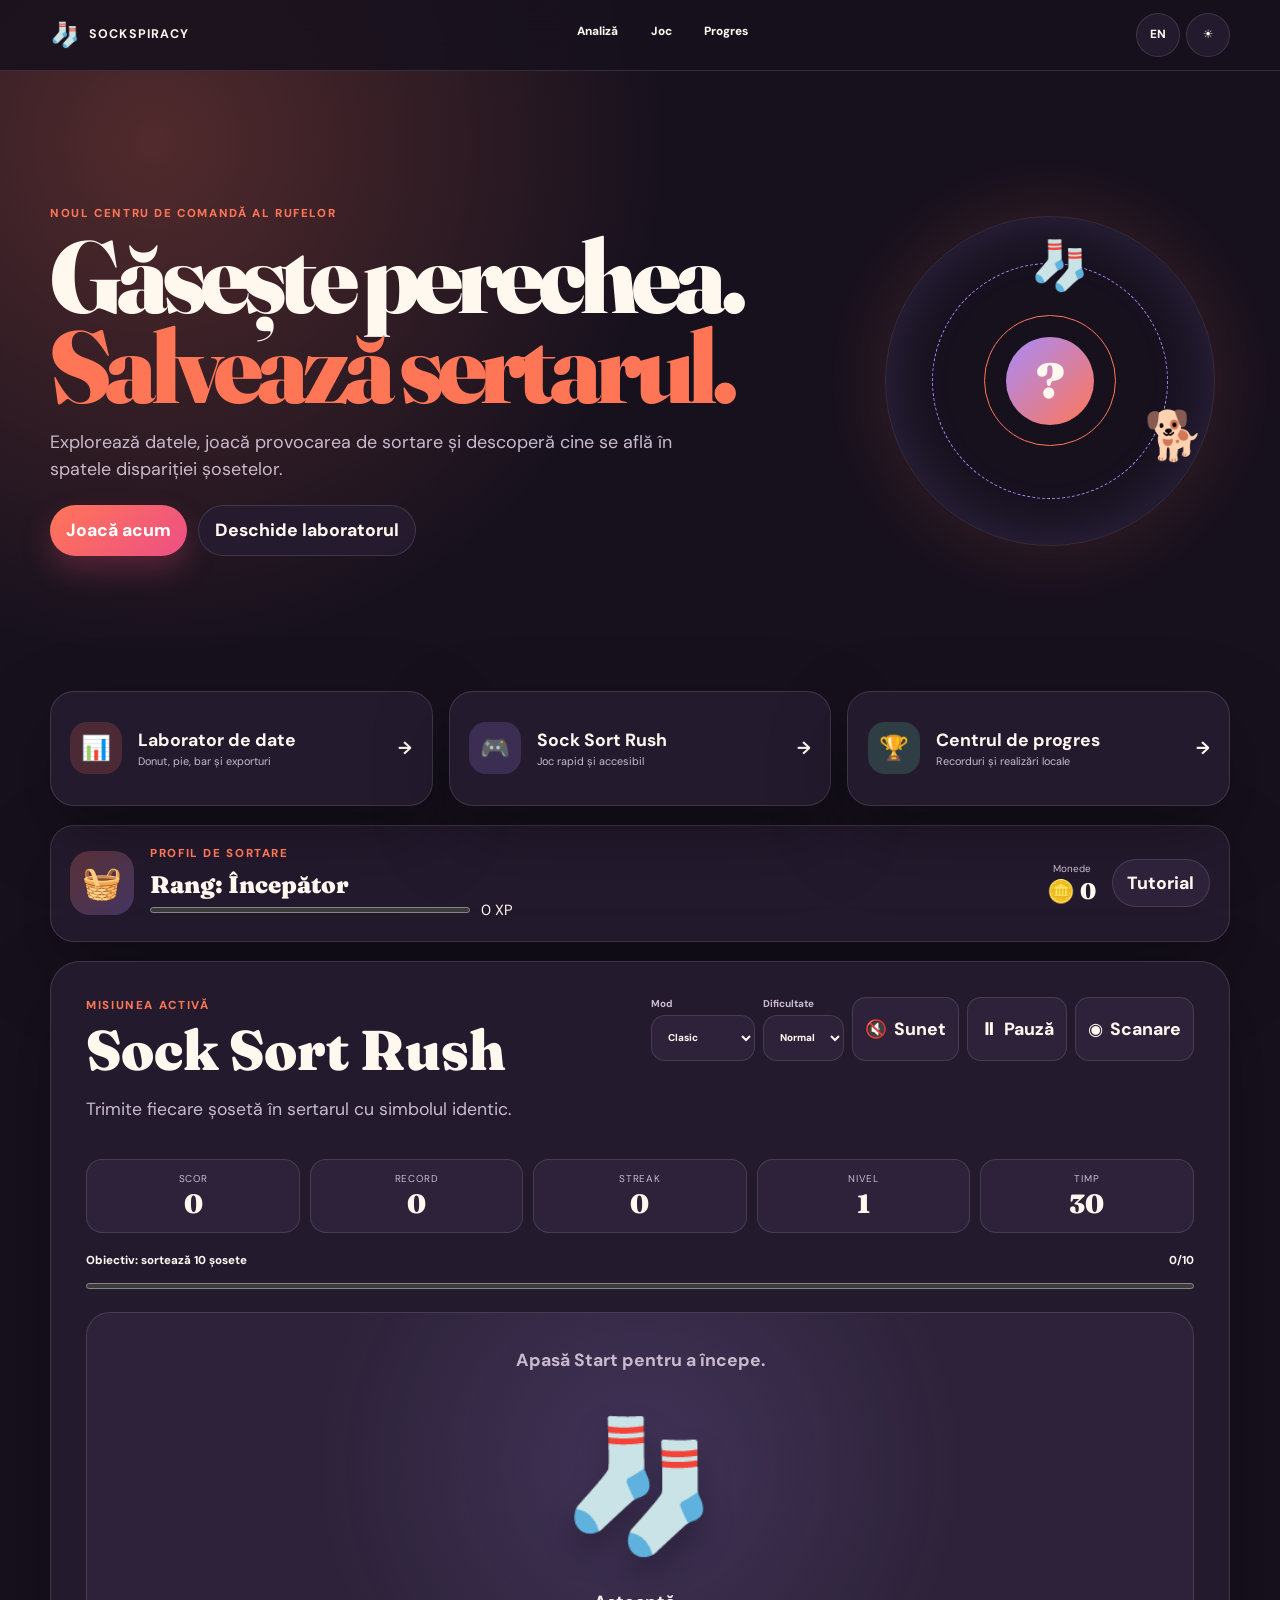
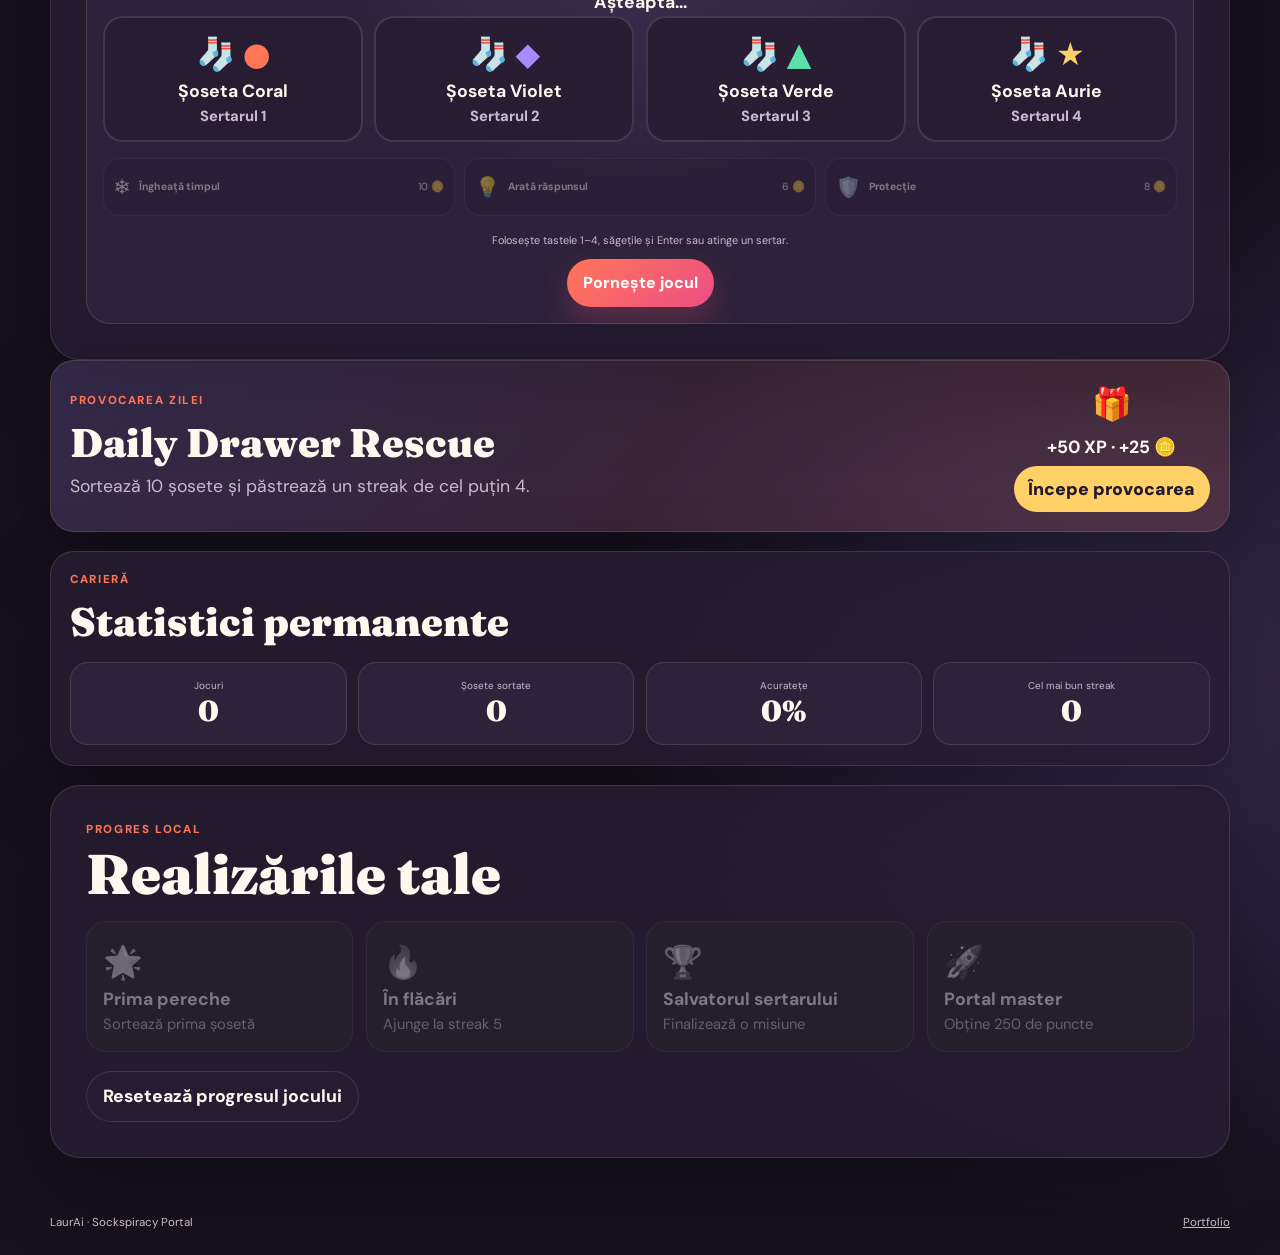
<file: index.html>
<!doctype html>
<html lang="ro">
<head>
<meta charset="UTF-8">
<meta name="viewport" content="width=device-width,initial-scale=1">
<title>Sockspiracy Portal | LaurAi</title>
<meta name="description" content="Sockspiracy Portal — joc accesibil și laborator interactiv de date.">
<meta name="robots" content="noindex,follow">
<link rel="canonical" href="https://laurandreea10.github.io/-CodePen-Challenge-Baked-Charts/portal.html">
<meta http-equiv="refresh" content="0;url=./portal.html">
<script>location.replace("./portal.html"+location.search+location.hash)</script>
<style>body{min-height:100vh;margin:0;display:grid;place-items:center;background:#17111e;color:#fff8ef;font:1rem system-ui;text-align:center}a{color:#ffd166}</style>
</head>
<body><main><p>Se deschide Sockspiracy Portal…</p><a href="./portal.html">Deschide portalul</a></main></body>
</html>
</file>
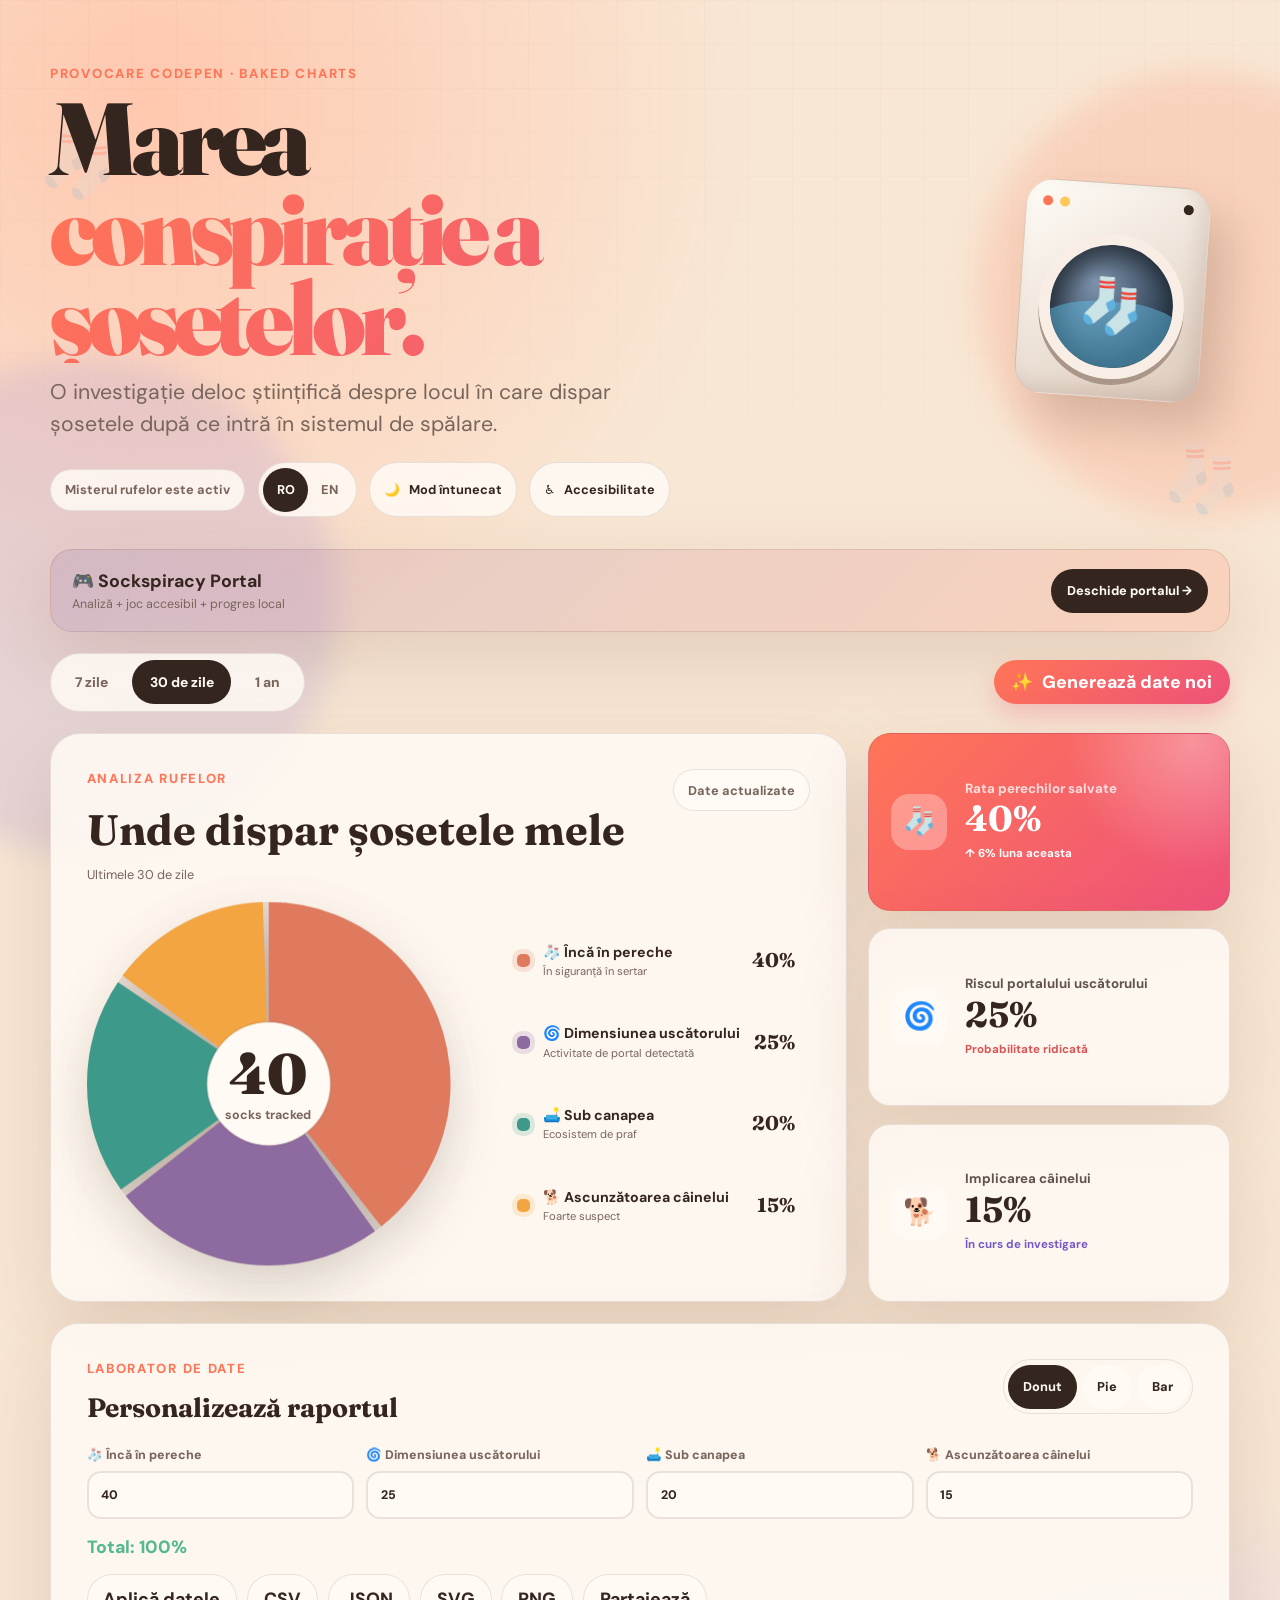
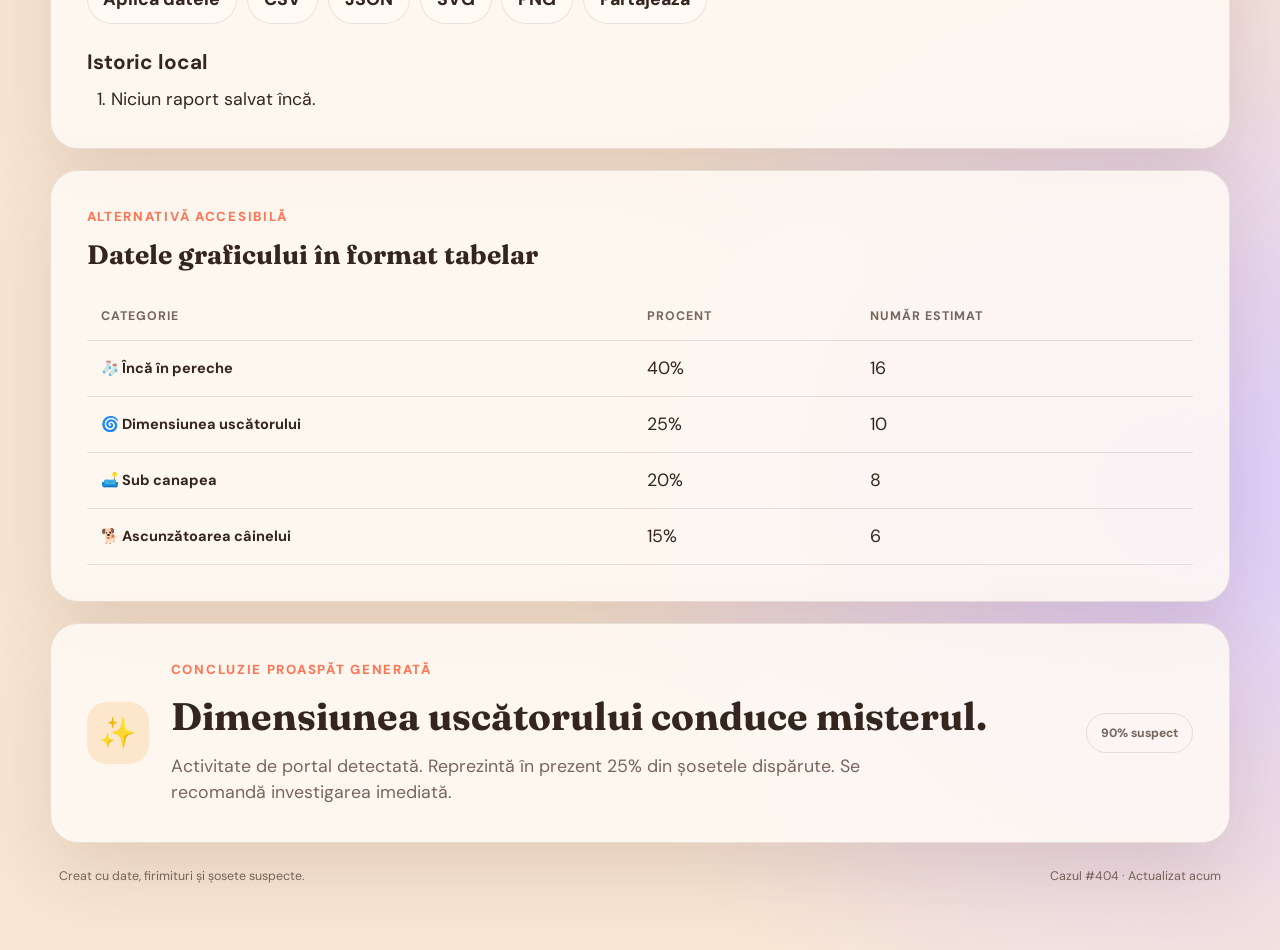
<file: analytics.html>
<!doctype html>
<html lang="ro" data-page-language="ro">
  <head>
    <meta charset="UTF-8" />
    <meta
      name="viewport"
      content="width=device-width, initial-scale=1.0"
    />
    <meta name="description" content="Sockspiracy este un dashboard interactiv, bilingv și accesibil despre misterul șosetelor dispărute." />
    <meta name="author" content="Laura Andreea Plugaru" />
    <meta name="creator" content="LaurAi" />
    <meta name="robots" content="index, follow, max-image-preview:large" />
    <meta name="theme-color" content="#f8e7d4" />
    <link rel="canonical" href="https://laurandreea10.github.io/-CodePen-Challenge-Baked-Charts/analytics.html" />
    <link rel="alternate" hreflang="ro" href="https://laurandreea10.github.io/-CodePen-Challenge-Baked-Charts/analytics.html" />
    <link rel="alternate" hreflang="en" href="https://laurandreea10.github.io/-CodePen-Challenge-Baked-Charts/en.html" />
    <link rel="alternate" hreflang="x-default" href="https://laurandreea10.github.io/-CodePen-Challenge-Baked-Charts/analytics.html" />
    <link rel="icon" href="./favicon.svg" type="image/svg+xml" />
    <link rel="manifest" href="./manifest.webmanifest" />
    <meta property="og:type" content="website" />
    <meta property="og:title" content="Sockspiracy — Accessible Baked Charts" />
    <meta property="og:description" content="Explorează un grafic interactiv RO/EN despre misterul șosetelor dispărute." />
    <meta property="og:url" content="https://laurandreea10.github.io/-CodePen-Challenge-Baked-Charts/analytics.html" />
    <meta property="og:locale" content="ro_RO" />
    <meta property="og:locale:alternate" content="en_US" />
    <meta property="og:image" content="https://laurandreea10.github.io/-CodePen-Challenge-Baked-Charts/social-preview.svg" />
    <meta property="og:image:alt" content="Sockspiracy interactive chart dashboard" />
    <meta name="twitter:card" content="summary_large_image" />
    <meta name="twitter:image" content="https://laurandreea10.github.io/-CodePen-Challenge-Baked-Charts/social-preview.svg" />

    <link rel="stylesheet" href="./style.css" />

    <title>Sockspiracy — Grafic interactiv accesibil | LaurAi</title>
    <script type="application/ld+json">
      {"@context":"https://schema.org","@type":"SoftwareApplication","name":"Sockspiracy","alternateName":"Where My Socks Go","description":"Dashboard bilingv și accesibil pentru vizualizarea interactivă a datelor.","applicationCategory":"EducationalApplication","operatingSystem":"Any","inLanguage":["ro","en"],"isAccessibleForFree":true,"accessibilityFeature":["alternativeText","highContrastDisplay","largePrint","keyboardNavigation","reducedMotion"],"author":{"@type":"Person","name":"Laura Andreea Plugaru","alternateName":"LaurAi","url":"https://laurandreea10.github.io/codepen-portfolio/"},"url":"https://laurandreea10.github.io/-CodePen-Challenge-Baked-Charts/"}
    </script>
  </head>

  <body data-default-language="ro">
    <a class="skip-link" href="#mainChart">Skip to chart</a>

    <div class="background-effects" aria-hidden="true">
      <span class="grid"></span>
      <span class="blob blob-one"></span>
      <span class="blob blob-two"></span>
      <span class="floating-sock sock-one">🧦</span>
      <span class="floating-sock sock-two">🧦</span>
      <span class="floating-sock sock-three">🧦</span>
    </div>

    <main class="app">
      <header class="hero">
        <div class="hero-copy">
          <p class="eyebrow">
            <span aria-hidden="true">🥐</span>
            CodePen Challenge · Baked Charts
          </p>

          <h1>
            The great
            <span>sockspiracy.</span>
          </h1>

          <p class="intro">
            A scientifically questionable investigation into where socks
            disappear after entering the laundry system.
          </p>

          <div class="hero-actions">
            <span class="status">
              <span class="status-dot" aria-hidden="true"></span>
              Laundry mystery active
            </span>

            <div class="preferences" aria-label="Preferințe">
              <div class="language-switcher" role="group" aria-label="Language">
                <button class="language-button active" data-language="ro" type="button" aria-pressed="true">RO</button>
                <button class="language-button" data-language="en" type="button" aria-pressed="false">EN</button>
              </div>
              <button class="theme-button" id="themeButton" type="button" aria-label="Activează tema întunecată" aria-pressed="false">
                <span aria-hidden="true">🌙</span><span class="theme-text">Mod întunecat</span>
              </button>
              <button class="theme-button" id="accessibilityButton" type="button" aria-expanded="false" aria-controls="accessibilityPanel">
                <span aria-hidden="true">♿</span><span id="accessibilityButtonText">Accesibilitate</span>
              </button>
            </div>
          </div>
        </div>

        <div class="laundry-machine" aria-hidden="true">
          <div class="machine-controls">
            <span></span>
            <span></span>
            <span></span>
          </div>

          <div class="machine-door">
            <div class="water"></div>
            <span class="spinning-sock">🧦</span>
          </div>
        </div>
      </header>

      <section class="accessibility-panel" id="accessibilityPanel" aria-labelledby="accessibilityTitle" hidden>
        <div class="accessibility-heading"><div><p class="label" id="displaySettings">Preferințe de afișare</p><h2 id="accessibilityTitle">Accesibilitate</h2></div>
          <button class="close-panel" id="closeAccessibility" type="button" aria-label="Închide">×</button>
        </div>
        <div class="accessibility-options">
          <button class="accessibility-option" id="contrastButton" type="button" aria-pressed="false"><span aria-hidden="true">◐</span><span><strong id="contrastTitle">Contrast ridicat</strong><small id="contrastDescription">Mărește diferența dintre text și fundal</small></span></button>
          <button class="accessibility-option" id="fontButton" type="button" aria-pressed="false"><span aria-hidden="true">A+</span><span><strong id="fontTitle">Text mărit</strong><small id="fontDescription">Mărește textul și comenzile</small></span></button>
          <button class="accessibility-option" id="motionButton" type="button" aria-pressed="false"><span aria-hidden="true">⏸</span><span><strong id="motionTitle">Reduce animațiile</strong><small id="motionDescription">Oprește mișcările decorative</small></span></button>
          <button class="reset-accessibility" id="resetAccessibility" type="button">Resetează preferințele</button>
        </div>
      </section>
      <div class="sr-only" id="settingsAnnouncement" aria-live="polite" aria-atomic="true"></div>

      <aside class="portal-banner"><div><strong>🎮 Sockspiracy Portal</strong><span>Analiză + joc accesibil + progres local</span></div><a href="./portal.html">Deschide portalul →</a></aside>

      <section class="toolbar" aria-label="Report controls">
        <div class="range-tabs" role="group" aria-label="Reporting period">
          <button class="range-button" data-range="week" type="button">
            7 days
          </button>

          <button
            class="range-button active"
            data-range="month"
            type="button"
          >
            30 days
          </button>

          <button class="range-button" data-range="year" type="button">
            1 year
          </button>
        </div>

        <button class="bake-button" id="bakeButton" type="button">
          <span aria-hidden="true">✨</span>
          Bake new data
        </button>
      </section>

      <section class="dashboard">
        <article class="chart-card" id="mainChart">
          <div class="card-header">
            <div>
              <p class="label">Laundry intelligence</p>
              <h2>Where my socks go</h2>
              <p class="period" id="periodLabel">Last 30 days</p>
            </div>

            <span class="live-pill">
              <span aria-hidden="true"></span>
              Live crumbs
            </span>
          </div>

          <div class="chart-content">
            <div class="chart-wrap">
              <svg
                class="pie"
                viewBox="0 0 100 100"
                role="img"
                aria-labelledby="chartTitle chartDescription"
              >
                <title id="chartTitle">Where my socks go</title>

                <desc id="chartDescription">
                  Interactive donut chart showing the distribution of
                  tracked socks.
                </desc>

                <circle
                  class="chart-track"
                  r="25"
                  cx="50"
                  cy="50"
                ></circle>

                <g
                  id="chartSlices"
                  fill="none"
                  stroke-width="50"
                  transform="rotate(-90 50 50)"
                ></g>

                <circle
                  class="pie-center"
                  r="17"
                  cx="50"
                  cy="50"
                ></circle>
              </svg>

              <div class="center-label" aria-hidden="true">
                <span class="pct" id="centerValue">100%</span>
                <span class="cap" id="centerCaption">
                  socks accounted for
                </span>
              </div>
            </div>

            <ul class="legend" id="legend"></ul>
          </div>

          <p
            class="sr-only"
            id="chartAnnouncement"
            aria-live="polite"
          >
            All sock categories are displayed.
          </p>

          <noscript>
            <img
              class="fallback-chart"
              src="pie.svg"
              alt="Pie chart showing where missing socks go."
            />
          </noscript>
        </article>

        <aside class="metrics" aria-label="Laundry statistics">
          <article class="metric featured">
            <span class="metric-icon" aria-hidden="true">🧦</span>

            <div>
              <p>Pair survival rate</p>
              <strong id="survivalMetric">40%</strong>
              <small>↑ 6% this month</small>
            </div>
          </article>

          <article class="metric">
            <span class="metric-icon" aria-hidden="true">🌀</span>

            <div>
              <p>Dryer portal risk</p>
              <strong id="dryerMetric">25%</strong>
              <small class="danger">High probability</small>
            </div>
          </article>

          <article class="metric">
            <span class="metric-icon" aria-hidden="true">🐕</span>

            <div>
              <p>Dog involvement</p>
              <strong id="dogMetric">15%</strong>
              <small class="purple-text">Under investigation</small>
            </div>
          </article>
        </aside>
      </section>

      <section class="data-studio" aria-labelledby="studioTitle">
        <div class="studio-header">
          <div><p class="label" id="studioLabel">Laborator de date</p><h2 id="studioTitle">Personalizează raportul</h2></div>
          <div class="chart-type" role="group" aria-label="Tip grafic">
            <button class="chart-type-button active" data-chart-type="donut" type="button" aria-pressed="true">Donut</button>
            <button class="chart-type-button" data-chart-type="pie" type="button" aria-pressed="false">Pie</button>
            <button class="chart-type-button" data-chart-type="bar" type="button" aria-pressed="false">Bar</button>
          </div>
        </div>
        <form id="dataForm">
          <div class="data-inputs" id="dataInputs"></div>
          <p class="total-status" id="totalStatus" role="status">Total: 100%</p>
          <div class="studio-actions">
            <button class="secondary-button" type="submit" id="applyData">Aplică datele</button>
            <button class="secondary-button" type="button" id="exportCsv">CSV</button>
            <button class="secondary-button" type="button" id="exportJson">JSON</button>
            <button class="secondary-button" type="button" id="exportSvg">SVG</button>
            <button class="secondary-button" type="button" id="exportPng">PNG</button>
            <button class="secondary-button" type="button" id="shareReport">Partajează</button>
          </div>
        </form>
        <div class="history-block"><h3 id="historyTitle">Istoric local</h3><ol id="reportHistory"></ol></div>
      </section>

      <section class="accessible-data" aria-labelledby="tableTitle">
        <div><p class="label" id="tableLabel">Alternativă accesibilă</p><h2 id="tableTitle">Datele graficului în format tabelar</h2></div>
        <div class="table-scroll"><table><caption class="sr-only">Distribuția șosetelor</caption><thead><tr><th scope="col" id="categoryHeader">Categorie</th><th scope="col" id="percentHeader">Procent</th><th scope="col" id="amountHeader">Număr estimat</th></tr></thead><tbody id="dataTableBody"></tbody></table></div>
      </section>

      <section class="insight">
        <div class="insight-icon" aria-hidden="true">✨</div>

        <div>
          <p class="label">Freshly baked insight</p>
          <h2 id="insightTitle">The dryer dimension is expanding.</h2>

          <p id="insightText">
            Pair socks immediately after drying and inspect the dog's bed
            before declaring another sock officially lost.
          </p>
        </div>

        <span class="confidence" id="confidence">92% suspicious</span>
      </section>

      <footer>
        <p>Baked with data, crumbs and suspicious socks.</p>
        <p id="updatedTime">Case #404 · Updated just now</p>
      </footer>
    </main>

    <div
      class="confetti-layer"
      id="confettiLayer"
      aria-hidden="true"
    ></div>

    <script src="./script.js" defer></script>
  </body>
</html>
</file>
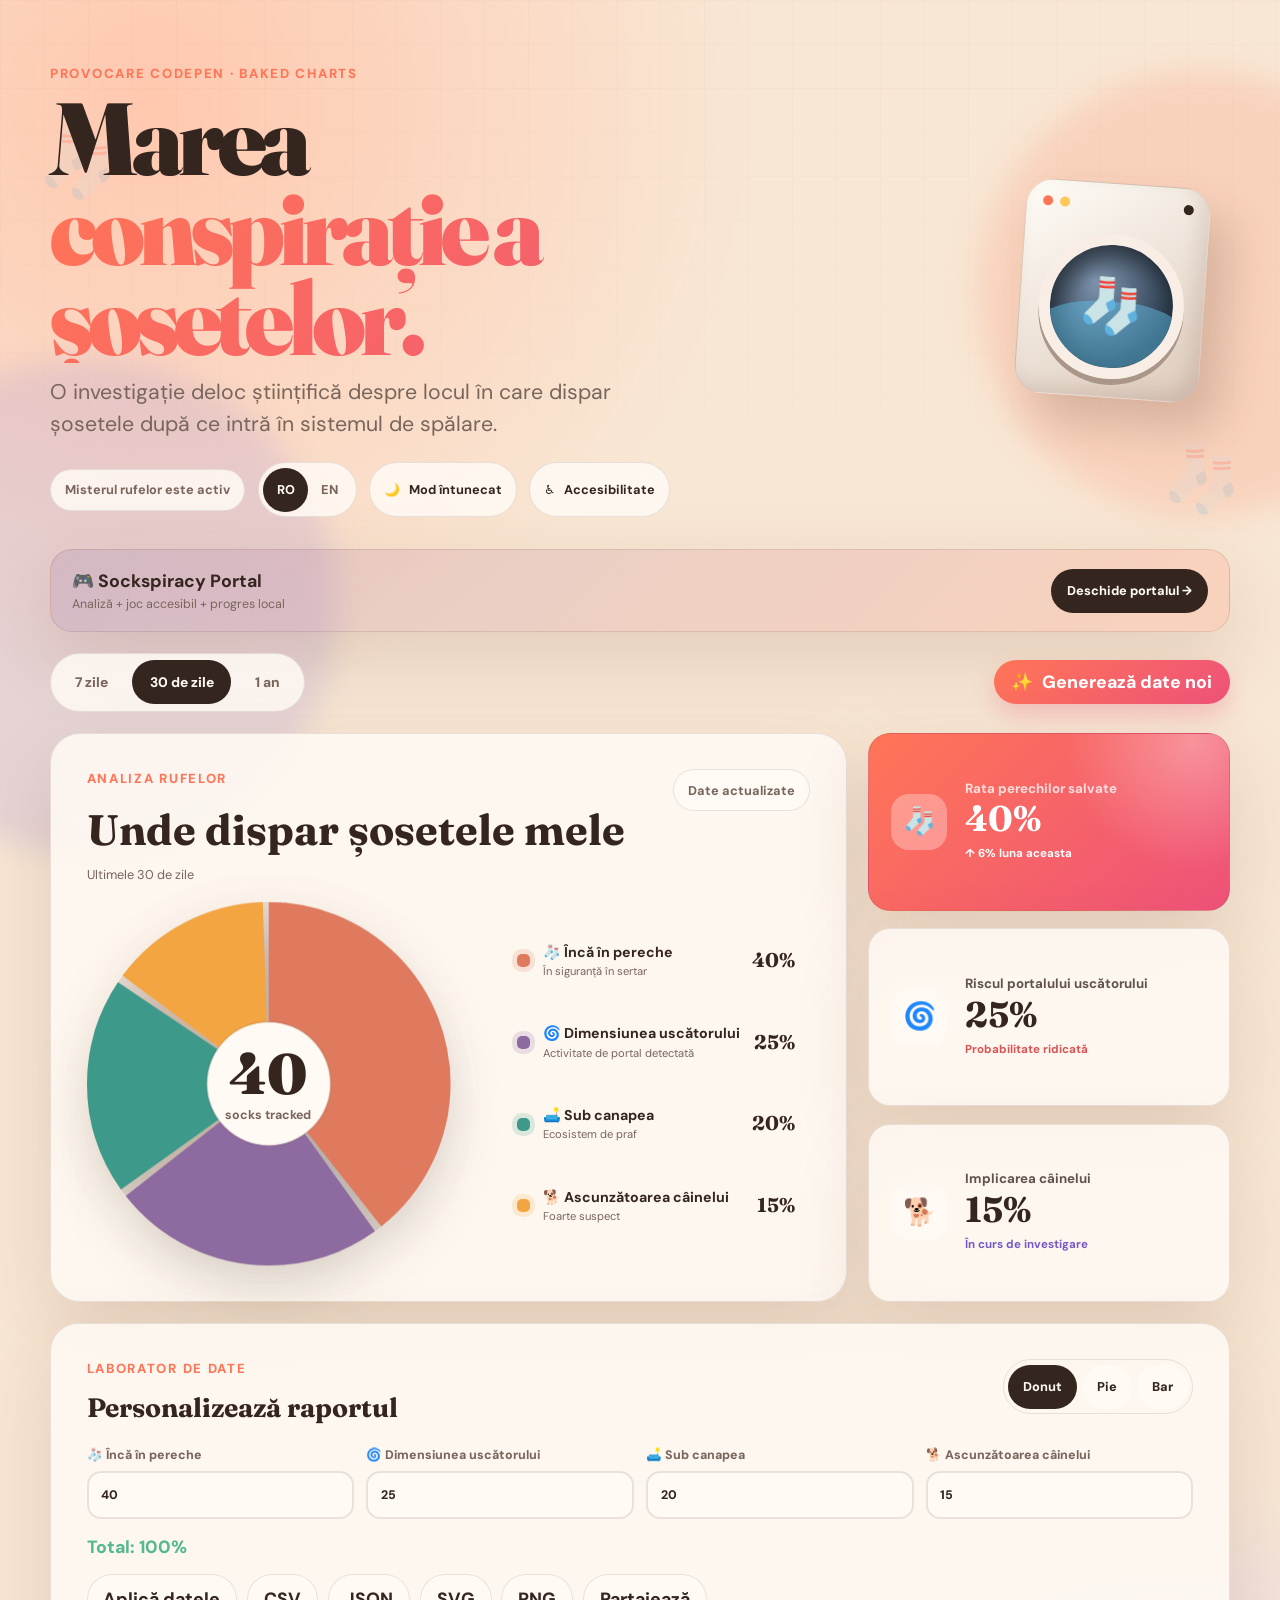
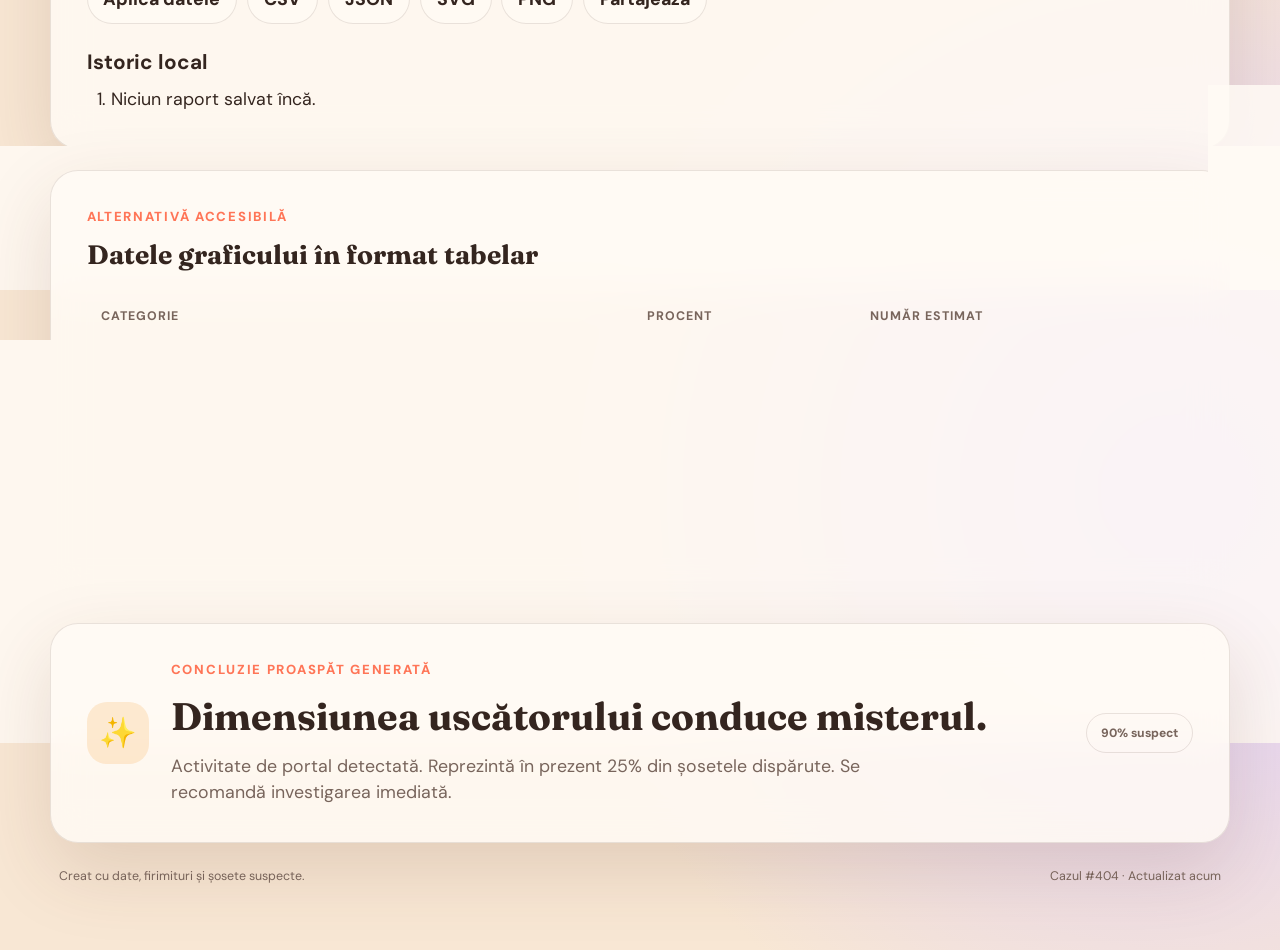
<file: en.html>
<!doctype html>
<html lang="en" data-page-language="en">
  <head>
    <meta charset="UTF-8" />
    <meta
      name="viewport"
      content="width=device-width, initial-scale=1.0"
    />
    <meta name="description" content="Sockspiracy is an accessible bilingual interactive dashboard exploring the mystery of missing socks." />
    <meta name="author" content="Laura Andreea Plugaru" />
    <meta name="creator" content="LaurAi" />
    <meta name="robots" content="index, follow, max-image-preview:large" />
    <meta name="theme-color" content="#f8e7d4" />
    <link rel="canonical" href="https://laurandreea10.github.io/-CodePen-Challenge-Baked-Charts/en.html" />
    <link rel="alternate" hreflang="ro" href="https://laurandreea10.github.io/-CodePen-Challenge-Baked-Charts/analytics.html" />
    <link rel="alternate" hreflang="en" href="https://laurandreea10.github.io/-CodePen-Challenge-Baked-Charts/en.html" />
    <link rel="alternate" hreflang="x-default" href="https://laurandreea10.github.io/-CodePen-Challenge-Baked-Charts/portal.html" />
    <link rel="icon" href="./favicon.svg" type="image/svg+xml" />
    <link rel="manifest" href="./manifest.webmanifest" />
    <meta property="og:type" content="website" />
    <meta property="og:title" content="Sockspiracy — Accessible Baked Charts" />
    <meta property="og:description" content="Explore an accessible bilingual interactive chart about the mystery of missing socks." />
    <meta property="og:url" content="https://laurandreea10.github.io/-CodePen-Challenge-Baked-Charts/en.html" />
    <meta property="og:locale" content="en_US" />
    <meta property="og:locale:alternate" content="ro_RO" />
    <meta property="og:image" content="https://laurandreea10.github.io/-CodePen-Challenge-Baked-Charts/social-preview.svg" />
    <meta property="og:image:alt" content="Sockspiracy interactive chart dashboard" />
    <meta name="twitter:card" content="summary_large_image" />
    <meta name="twitter:image" content="https://laurandreea10.github.io/-CodePen-Challenge-Baked-Charts/social-preview.svg" />

    <link rel="stylesheet" href="./style.css" />

    <title>Sockspiracy — Interactive Accessible Chart | LaurAi</title>
    <script type="application/ld+json">
      {"@context":"https://schema.org","@type":"SoftwareApplication","name":"Sockspiracy","alternateName":"Where My Socks Go","description":"Dashboard bilingv și accesibil pentru vizualizarea interactivă a datelor.","applicationCategory":"EducationalApplication","operatingSystem":"Any","inLanguage":["ro","en"],"isAccessibleForFree":true,"accessibilityFeature":["alternativeText","highContrastDisplay","largePrint","keyboardNavigation","reducedMotion"],"author":{"@type":"Person","name":"Laura Andreea Plugaru","alternateName":"LaurAi","url":"https://laurandreea10.github.io/codepen-portfolio/"},"url":"https://laurandreea10.github.io/-CodePen-Challenge-Baked-Charts/"}
    </script>
  </head>

  <body data-default-language="en">
    <a class="skip-link" href="#mainChart">Skip to chart</a>

    <div class="background-effects" aria-hidden="true">
      <span class="grid"></span>
      <span class="blob blob-one"></span>
      <span class="blob blob-two"></span>
      <span class="floating-sock sock-one">🧦</span>
      <span class="floating-sock sock-two">🧦</span>
      <span class="floating-sock sock-three">🧦</span>
    </div>

    <main class="app">
      <header class="hero">
        <div class="hero-copy">
          <p class="eyebrow">
            <span aria-hidden="true">🥐</span>
            CodePen Challenge · Baked Charts
          </p>

          <h1>
            The great
            <span>sockspiracy.</span>
          </h1>

          <p class="intro">
            A scientifically questionable investigation into where socks
            disappear after entering the laundry system.
          </p>

          <div class="hero-actions">
            <span class="status">
              <span class="status-dot" aria-hidden="true"></span>
              Laundry mystery active
            </span>

            <div class="preferences" aria-label="Preferințe">
              <div class="language-switcher" role="group" aria-label="Language">
                <button class="language-button active" data-language="ro" type="button" aria-pressed="true">RO</button>
                <button class="language-button" data-language="en" type="button" aria-pressed="false">EN</button>
              </div>
              <button class="theme-button" id="themeButton" type="button" aria-label="Activează tema întunecată" aria-pressed="false">
                <span aria-hidden="true">🌙</span><span class="theme-text">Mod întunecat</span>
              </button>
              <button class="theme-button" id="accessibilityButton" type="button" aria-expanded="false" aria-controls="accessibilityPanel">
                <span aria-hidden="true">♿</span><span id="accessibilityButtonText">Accesibilitate</span>
              </button>
            </div>
          </div>
        </div>

        <div class="laundry-machine" aria-hidden="true">
          <div class="machine-controls">
            <span></span>
            <span></span>
            <span></span>
          </div>

          <div class="machine-door">
            <div class="water"></div>
            <span class="spinning-sock">🧦</span>
          </div>
        </div>
      </header>

      <section class="accessibility-panel" id="accessibilityPanel" aria-labelledby="accessibilityTitle" hidden>
        <div class="accessibility-heading"><div><p class="label" id="displaySettings">Preferințe de afișare</p><h2 id="accessibilityTitle">Accesibilitate</h2></div>
          <button class="close-panel" id="closeAccessibility" type="button" aria-label="Închide">×</button>
        </div>
        <div class="accessibility-options">
          <button class="accessibility-option" id="contrastButton" type="button" aria-pressed="false"><span aria-hidden="true">◐</span><span><strong id="contrastTitle">Contrast ridicat</strong><small id="contrastDescription">Mărește diferența dintre text și fundal</small></span></button>
          <button class="accessibility-option" id="fontButton" type="button" aria-pressed="false"><span aria-hidden="true">A+</span><span><strong id="fontTitle">Text mărit</strong><small id="fontDescription">Mărește textul și comenzile</small></span></button>
          <button class="accessibility-option" id="motionButton" type="button" aria-pressed="false"><span aria-hidden="true">⏸</span><span><strong id="motionTitle">Reduce animațiile</strong><small id="motionDescription">Oprește mișcările decorative</small></span></button>
          <button class="reset-accessibility" id="resetAccessibility" type="button">Resetează preferințele</button>
        </div>
      </section>
      <div class="sr-only" id="settingsAnnouncement" aria-live="polite" aria-atomic="true"></div>

      <aside class="portal-banner"><div><strong>🎮 Sockspiracy Portal</strong><span>Analiză + joc accesibil + progres local</span></div><a href="./portal.html">Deschide portalul →</a></aside>

      <section class="toolbar" aria-label="Report controls">
        <div class="range-tabs" role="group" aria-label="Reporting period">
          <button class="range-button" data-range="week" type="button">
            7 days
          </button>

          <button
            class="range-button active"
            data-range="month"
            type="button"
          >
            30 days
          </button>

          <button class="range-button" data-range="year" type="button">
            1 year
          </button>
        </div>

        <button class="bake-button" id="bakeButton" type="button">
          <span aria-hidden="true">✨</span>
          Bake new data
        </button>
      </section>

      <section class="dashboard">
        <article class="chart-card" id="mainChart">
          <div class="card-header">
            <div>
              <p class="label">Laundry intelligence</p>
              <h2>Where my socks go</h2>
              <p class="period" id="periodLabel">Last 30 days</p>
            </div>

            <span class="live-pill">
              <span aria-hidden="true"></span>
              Live crumbs
            </span>
          </div>

          <div class="chart-content">
            <div class="chart-wrap">
              <svg
                class="pie"
                viewBox="0 0 100 100"
                role="img"
                aria-labelledby="chartTitle chartDescription"
              >
                <title id="chartTitle">Where my socks go</title>

                <desc id="chartDescription">
                  Interactive donut chart showing the distribution of
                  tracked socks.
                </desc>

                <circle
                  class="chart-track"
                  r="25"
                  cx="50"
                  cy="50"
                ></circle>

                <g
                  id="chartSlices"
                  fill="none"
                  stroke-width="50"
                  transform="rotate(-90 50 50)"
                ></g>

                <circle
                  class="pie-center"
                  r="17"
                  cx="50"
                  cy="50"
                ></circle>
              </svg>

              <div class="center-label" aria-hidden="true">
                <span class="pct" id="centerValue">100%</span>
                <span class="cap" id="centerCaption">
                  socks accounted for
                </span>
              </div>
            </div>

            <ul class="legend" id="legend"></ul>
          </div>

          <p
            class="sr-only"
            id="chartAnnouncement"
            aria-live="polite"
          >
            All sock categories are displayed.
          </p>

          <noscript>
            <img
              class="fallback-chart"
              src="pie.svg"
              alt="Pie chart showing where missing socks go."
            />
          </noscript>
        </article>

        <aside class="metrics" aria-label="Laundry statistics">
          <article class="metric featured">
            <span class="metric-icon" aria-hidden="true">🧦</span>

            <div>
              <p>Pair survival rate</p>
              <strong id="survivalMetric">40%</strong>
              <small>↑ 6% this month</small>
            </div>
          </article>

          <article class="metric">
            <span class="metric-icon" aria-hidden="true">🌀</span>

            <div>
              <p>Dryer portal risk</p>
              <strong id="dryerMetric">25%</strong>
              <small class="danger">High probability</small>
            </div>
          </article>

          <article class="metric">
            <span class="metric-icon" aria-hidden="true">🐕</span>

            <div>
              <p>Dog involvement</p>
              <strong id="dogMetric">15%</strong>
              <small class="purple-text">Under investigation</small>
            </div>
          </article>
        </aside>
      </section>

      <section class="data-studio" aria-labelledby="studioTitle">
        <div class="studio-header">
          <div><p class="label" id="studioLabel">Laborator de date</p><h2 id="studioTitle">Personalizează raportul</h2></div>
          <div class="chart-type" role="group" aria-label="Tip grafic">
            <button class="chart-type-button active" data-chart-type="donut" type="button" aria-pressed="true">Donut</button>
            <button class="chart-type-button" data-chart-type="pie" type="button" aria-pressed="false">Pie</button>
            <button class="chart-type-button" data-chart-type="bar" type="button" aria-pressed="false">Bar</button>
          </div>
        </div>
        <form id="dataForm">
          <div class="data-inputs" id="dataInputs"></div>
          <p class="total-status" id="totalStatus" role="status">Total: 100%</p>
          <div class="studio-actions">
            <button class="secondary-button" type="submit" id="applyData">Aplică datele</button>
            <button class="secondary-button" type="button" id="exportCsv">CSV</button>
            <button class="secondary-button" type="button" id="exportJson">JSON</button>
            <button class="secondary-button" type="button" id="exportSvg">SVG</button>
            <button class="secondary-button" type="button" id="exportPng">PNG</button>
            <button class="secondary-button" type="button" id="shareReport">Partajează</button>
          </div>
        </form>
        <div class="history-block"><h3 id="historyTitle">Istoric local</h3><ol id="reportHistory"></ol></div>
      </section>

      <section class="accessible-data" aria-labelledby="tableTitle">
        <div><p class="label" id="tableLabel">Alternativă accesibilă</p><h2 id="tableTitle">Datele graficului în format tabelar</h2></div>
        <div class="table-scroll"><table><caption class="sr-only">Distribuția șosetelor</caption><thead><tr><th scope="col" id="categoryHeader">Categorie</th><th scope="col" id="percentHeader">Procent</th><th scope="col" id="amountHeader">Număr estimat</th></tr></thead><tbody id="dataTableBody"></tbody></table></div>
      </section>

      <section class="insight">
        <div class="insight-icon" aria-hidden="true">✨</div>

        <div>
          <p class="label">Freshly baked insight</p>
          <h2 id="insightTitle">The dryer dimension is expanding.</h2>

          <p id="insightText">
            Pair socks immediately after drying and inspect the dog's bed
            before declaring another sock officially lost.
          </p>
        </div>

        <span class="confidence" id="confidence">92% suspicious</span>
      </section>

      <footer>
        <p>Baked with data, crumbs and suspicious socks.</p>
        <p id="updatedTime">Case #404 · Updated just now</p>
      </footer>
    </main>

    <div
      class="confetti-layer"
      id="confettiLayer"
      aria-hidden="true"
    ></div>

    <script src="./script.js" defer></script>
  </body>
</html>
</file>
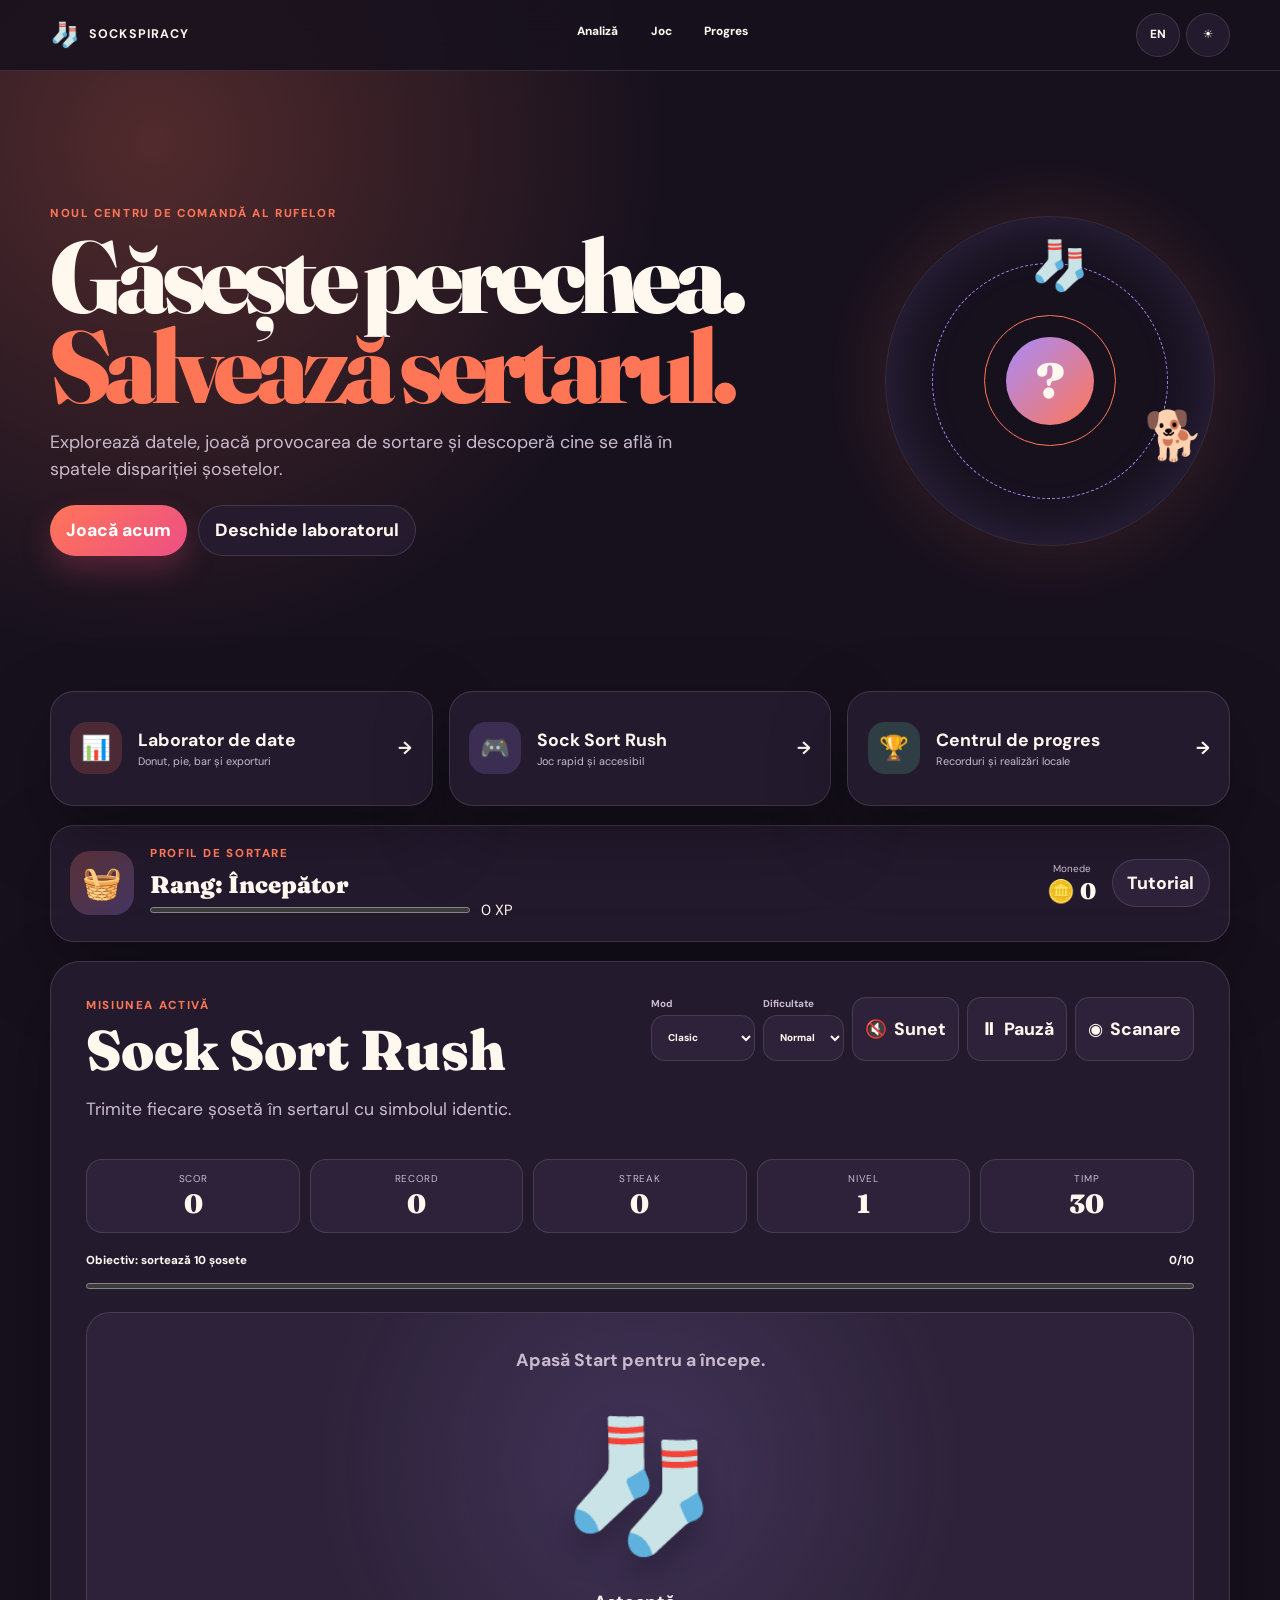
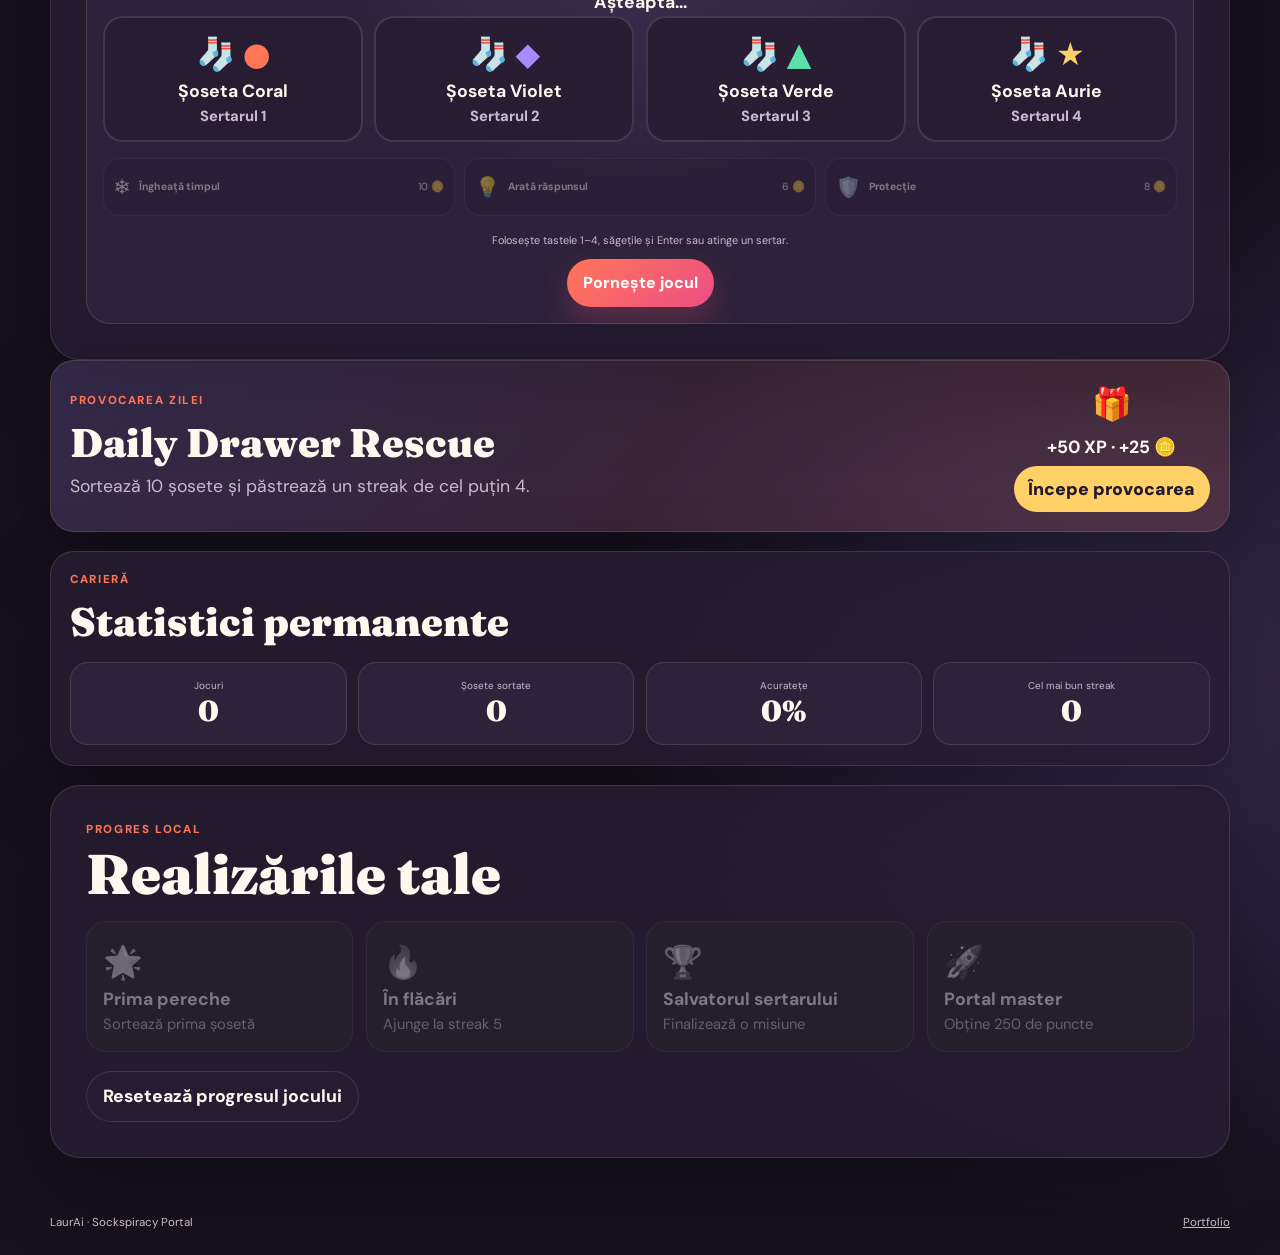
<file: portal.html>
<!doctype html>
<html lang="ro">
<head>
  <meta charset="UTF-8">
  <meta name="viewport" content="width=device-width,initial-scale=1,viewport-fit=cover">
  <title>Sockspiracy Portal — Joc accesibil și laborator de date | LaurAi</title>
  <meta name="description" content="Portal bilingv și accesibil cu joc de sortare a șosetelor, progres, scor, streak și legătură către dashboardul interactiv Sockspiracy.">
  <meta name="author" content="Laura Andreea Plugaru">
  <meta name="robots" content="index,follow,max-image-preview:large">
  <meta name="theme-color" content="#241a30">
  <link rel="canonical" href="https://laurandreea10.github.io/-CodePen-Challenge-Baked-Charts/portal.html">
  <link rel="alternate" hreflang="ro" href="https://laurandreea10.github.io/-CodePen-Challenge-Baked-Charts/portal.html">
  <link rel="alternate" hreflang="x-default" href="https://laurandreea10.github.io/-CodePen-Challenge-Baked-Charts/portal.html">
  <link rel="icon" href="./favicon.svg" type="image/svg+xml">
  <link rel="manifest" href="./manifest.webmanifest">
  <meta property="og:type" content="website">
  <meta property="og:title" content="Sockspiracy Portal">
  <meta property="og:description" content="Joacă Sock Sort Rush și explorează misterul șosetelor dispărute.">
  <meta property="og:url" content="https://laurandreea10.github.io/-CodePen-Challenge-Baked-Charts/portal.html">
  <meta property="og:image" content="https://laurandreea10.github.io/-CodePen-Challenge-Baked-Charts/social-preview.svg">
  <link rel="stylesheet" href="./portal.css">
</head>
<body>
  <a class="skip" href="#game">Sari la joc</a>
  <header class="topbar">
    <a class="brand" href="./portal.html" aria-label="Sockspiracy Portal"><span>🧦</span><strong>SOCKSPIRACY</strong></a>
    <nav aria-label="Navigare principală">
      <a href="./analytics.html" data-t="analysis">Analiză</a>
      <a href="#game" data-t="game">Joc</a>
      <a href="#progress" data-t="progress">Progres</a>
    </nav>
    <div class="controls">
      <button id="lang" type="button" aria-label="Switch to English">EN</button>
      <button id="theme" type="button" aria-label="Schimbă tema" aria-pressed="false">🌙</button>
    </div>
  </header>

  <main>
    <section class="hero">
      <div>
        <p class="kicker" data-t="kicker">Noul centru de comandă al rufelor</p>
        <h1><span data-t="hero1">Găsește perechea.</span> <em data-t="hero2">Salvează sertarul.</em></h1>
        <p data-t="intro">Explorează datele, joacă provocarea de sortare și descoperă cine se află în spatele dispariției șosetelor.</p>
        <div class="hero-actions"><a class="primary" href="#game" data-t="play">Joacă acum</a><a class="ghost" href="./analytics.html" data-t="openLab">Deschide laboratorul</a></div>
      </div>
      <div class="portal-orbit" aria-hidden="true"><span class="orbit-sock">🧦</span><span class="orbit-dog">🐕</span><div class="portal-core">?</div></div>
    </section>

    <section class="quick-grid" aria-label="Portal modules">
      <a class="module coral" href="./analytics.html"><span>📊</span><div><strong data-t="moduleAnalysis">Laborator de date</strong><small data-t="moduleAnalysisText">Donut, pie, bar și exporturi</small></div><b>→</b></a>
      <a class="module purple" href="#game"><span>🎮</span><div><strong>Sock Sort Rush</strong><small data-t="moduleGameText">Joc rapid și accesibil</small></div><b>→</b></a>
      <a class="module green" href="#progress"><span>🏆</span><div><strong data-t="moduleProgress">Centrul de progres</strong><small data-t="moduleProgressText">Recorduri și realizări locale</small></div><b>→</b></a>
    </section>

    <section class="player-profile" aria-labelledby="rankTitle">
      <div class="rank-orb" aria-hidden="true">🧺</div>
      <div><p class="kicker" data-x="profile">Profil de sortare</p><h2 id="rankTitle"><span data-x="rank">Rang</span>: <span id="rankName">Începător</span></h2><div class="xp-line"><progress id="xpBar" max="100" value="0">0%</progress><small><span id="xpValue">0</span> XP</small></div></div>
      <div class="wallet"><small data-x="coins">Monede</small><strong>🪙 <span id="coins">0</span></strong></div>
      <button class="ghost-button" id="tutorialButton" type="button" data-x="tutorial">Tutorial</button>
    </section>

    <section class="game-shell" id="game" aria-labelledby="gameTitle">
      <div class="game-head">
        <div><p class="kicker" data-t="mission">Misiunea activă</p><h2 id="gameTitle">Sock Sort Rush</h2><p data-t="gameIntro">Trimite fiecare șosetă în sertarul cu simbolul identic.</p></div>
        <div class="game-options">
          <label><span data-x="mode">Mod</span><select id="gameMode"><option value="classic" data-x="classic">Clasic</option><option value="time" data-x="timeAttack">Contra timp</option><option value="zen" data-x="zen">Zen</option></select></label>
          <label><span data-t="difficulty">Dificultate</span><select id="difficulty"><option value="easy" data-t="easy">Ușor</option><option value="normal" selected data-t="normal">Normal</option><option value="hard" data-t="hard">Greu</option></select></label>
          <button id="sound" type="button" aria-pressed="false"><span aria-hidden="true">🔇</span><span data-t="sound">Sunet</span></button>
          <button id="pause" type="button" aria-pressed="false"><span aria-hidden="true">⏸</span><span data-x="pause">Pauză</span></button>
          <button id="scan" type="button" aria-pressed="false"><span aria-hidden="true">◉</span><span data-t="scan">Scanare</span></button>
        </div>
      </div>

      <div class="hud" aria-label="Game statistics">
        <div><small data-t="score">Scor</small><strong id="score">0</strong></div>
        <div><small data-t="best">Record</small><strong id="best">0</strong></div>
        <div><small>Streak</small><strong id="streak">0</strong></div>
        <div><small data-t="level">Nivel</small><strong id="level">1</strong></div>
        <div><small data-t="time">Timp</small><strong id="time">30</strong></div>
      </div>

      <div class="mission-progress"><div><span data-t="objective">Obiectiv: sortează 10 șosete</span><strong id="missionCount">0/10</strong></div><progress id="missionBar" max="10" value="0">0 din 10</progress></div>

      <div class="playfield" id="playfield">
        <p id="gameStatus" class="status" role="status" aria-live="polite" data-t="ready">Apasă Start pentru a începe.</p>
        <div class="target" id="target" aria-live="polite"><span id="targetSock" aria-hidden="true">🧦</span><strong id="targetName" data-t="waiting">Așteaptă...</strong></div>
        <div class="baskets" id="baskets" role="group" aria-label="Sertare pentru sortare"></div>
        <div class="powerups" aria-label="Power-ups">
          <button type="button" id="freezePower" data-power="freeze"><span aria-hidden="true">❄️</span><strong data-x="freeze">Îngheață timpul</strong><small>10 🪙</small></button>
          <button type="button" id="hintPower" data-power="hint"><span aria-hidden="true">💡</span><strong data-x="hint">Arată răspunsul</strong><small>6 🪙</small></button>
          <button type="button" id="shieldPower" data-power="shield"><span aria-hidden="true">🛡️</span><strong data-x="shield">Protecție</strong><small>8 🪙</small></button>
        </div>
        <p class="help" data-t="help">Folosește tastele 1–4, săgețile și Enter sau atinge un sertar.</p>
        <button class="start" id="start" type="button" data-t="start">Pornește jocul</button>
      </div>
    </section>

    <section class="daily-section" aria-labelledby="dailyTitle">
      <div><p class="kicker" data-x="daily">Provocarea zilei</p><h2 id="dailyTitle" data-x="dailyTitle">Daily Drawer Rescue</h2><p id="dailyDescription">Sortează 10 șosete și păstrează un streak de cel puțin 4.</p></div>
      <div class="daily-reward"><span>🎁</span><strong>+50 XP · +25 🪙</strong><button id="dailyButton" type="button" data-x="dailyStart">Începe provocarea</button></div>
    </section>

    <section class="stats-section" aria-labelledby="statsTitle">
      <div><p class="kicker" data-x="career">Carieră</p><h2 id="statsTitle" data-x="stats">Statistici permanente</h2></div>
      <div class="career-grid"><article><small data-x="games">Jocuri</small><strong id="gamesPlayed">0</strong></article><article><small data-x="sorted">Șosete sortate</small><strong id="totalSorted">0</strong></article><article><small data-x="accuracy">Acuratețe</small><strong id="accuracy">0%</strong></article><article><small data-x="topStreak">Cel mai bun streak</small><strong id="topStreak">0</strong></article></div>
    </section>

    <section class="progress-section" id="progress" aria-labelledby="progressTitle">
      <div><p class="kicker" data-t="localProgress">Progres local</p><h2 id="progressTitle" data-t="progressTitle">Realizările tale</h2></div>
      <div class="achievement-grid">
        <article data-badge="first"><span>🌟</span><strong data-t="badgeFirst">Prima pereche</strong><small data-t="badgeFirstText">Sortează prima șosetă</small></article>
        <article data-badge="streak"><span>🔥</span><strong data-t="badgeStreak">În flăcări</strong><small data-t="badgeStreakText">Ajunge la streak 5</small></article>
        <article data-badge="mission"><span>🏆</span><strong data-t="badgeMission">Salvatorul sertarului</strong><small data-t="badgeMissionText">Finalizează o misiune</small></article>
        <article data-badge="score"><span>🚀</span><strong data-t="badgeScore">Portal master</strong><small data-t="badgeScoreText">Obține 250 de puncte</small></article>
      </div>
      <button class="reset" id="resetProgress" type="button" data-t="resetProgress">Resetează progresul jocului</button>
    </section>
  </main>
  <dialog id="tutorialDialog" aria-labelledby="tutorialTitle"><div class="dialog-card"><button class="dialog-close" id="closeTutorial" type="button" aria-label="Închide">×</button><p class="kicker" data-x="how">Cum se joacă</p><h2 id="tutorialTitle">Sock Sort Rush</h2><ol><li data-x="step1">Privește culoarea și simbolul șosetei.</li><li data-x="step2">Alege sertarul identic folosind touch, mouse sau tastele 1–4.</li><li data-x="step3">Construiește un streak pentru bonusuri și câștigă monede.</li><li data-x="step4">Folosește power-up-uri când portalul devine prea rapid.</li></ol><button class="start" id="tutorialPlay" type="button" data-t="play">Joacă acum</button></div></dialog>

  <footer><span>LaurAi · Sockspiracy Portal</span><a href="https://laurandreea10.github.io/codepen-portfolio/">Portfolio</a></footer>
  <div id="announcer" class="sr-only" aria-live="assertive"></div>
  <script src="./portal.js" defer></script>
</body>
</html>
</file>
<file: style.css>
@import url("https://fonts.googleapis.com/css2?family=DM+Sans:wght@400;500;600;700;800&family=Fraunces:opsz,wght@9..144,700;9..144,900&display=swap");

:root {
  color-scheme: light;

  --background: #f8e7d4;
  --surface: rgba(255, 251, 245, 0.84);
  --surface-solid: #fffaf3;
  --text: #34251f;
  --muted: #78655c;
  --border: rgba(74, 46, 34, 0.12);

  --paired: #e07a5f;
  --dryer: #8d6a9f;
  --couch: #3d9a8b;
  --dog: #f2a541;

  --orange: #ff7557;
  --pink: #ee5279;
  --green: #54b98e;

  --shadow: 0 28px 75px rgba(102, 57, 36, 0.15);
}

[data-theme="dark"] {
  color-scheme: dark;

  --background: #191419;
  --surface: rgba(43, 33, 40, 0.88);
  --surface-solid: #2c2229;
  --text: #fff7ef;
  --muted: #cbbab3;
  --border: rgba(255, 255, 255, 0.11);
  --shadow: 0 28px 75px rgba(0, 0, 0, 0.35);
}

* {
  box-sizing: border-box;
}

html {
  scroll-behavior: smooth;
  font:
    clamp(1rem, 0.95rem + 0.2vw, 1.12rem) / 1.5 "DM Sans",
    system-ui,
    sans-serif;
}

body {
  min-height: 100vh;
  margin: 0;
  overflow-x: hidden;
  color: var(--text);
  background:
    radial-gradient(circle at 12% 4%, #ffc8af, transparent 34rem),
    radial-gradient(circle at 92% 82%, #ddccff, transparent 35rem),
    var(--background);
  transition:
    color 250ms ease,
    background-color 250ms ease;
}

[data-theme="dark"] body {
  background:
    radial-gradient(circle at 12% 4%, #572b39, transparent 34rem),
    radial-gradient(circle at 92% 82%, #332759, transparent 35rem),
    var(--background);
}

button {
  color: inherit;
  font: inherit;
}

button:focus-visible,
[tabindex]:focus-visible {
  outline: 4px solid rgba(141, 106, 159, 0.4);
  outline-offset: 4px;
}

.skip-link {
  position: fixed;
  z-index: 200;
  top: 1rem;
  left: 1rem;
  padding: 0.8rem 1rem;
  border-radius: 12px;
  color: white;
  background: #251b18;
  transform: translateY(-180%);
}

.skip-link:focus {
  transform: translateY(0);
}

.background-effects,
.grid {
  position: fixed;
  inset: 0;
  pointer-events: none;
}

.background-effects {
  z-index: -1;
  overflow: hidden;
}

.grid {
  opacity: 0.22;
  background-image:
    linear-gradient(rgba(80, 53, 42, 0.08) 1px, transparent 1px),
    linear-gradient(90deg, rgba(80, 53, 42, 0.08) 1px, transparent 1px);
  background-size: 44px 44px;
  mask-image: linear-gradient(to bottom, black, transparent 80%);
}

.blob {
  position: absolute;
  border-radius: 50%;
  filter: blur(15px);
  animation: blob-float 10s ease-in-out infinite alternate;
}

.blob-one {
  top: 8%;
  right: -8rem;
  width: 25rem;
  height: 25rem;
  background: rgba(255, 117, 87, 0.18);
}

.blob-two {
  bottom: 5%;
  left: -9rem;
  width: 28rem;
  height: 28rem;
  background: rgba(140, 112, 218, 0.16);
  animation-delay: -4s;
}

.floating-sock {
  position: absolute;
  opacity: 0.16;
  font-size: clamp(2rem, 5vw, 4rem);
  animation: sock-float 7s ease-in-out infinite;
}

.sock-one {
  top: 13%;
  left: 3%;
}

.sock-two {
  top: 48%;
  right: 3%;
  animation-delay: -2s;
}

.sock-three {
  bottom: 5%;
  left: 12%;
  animation-delay: -4s;
}

.app {
  width: min(1180px, calc(100% - 2rem));
  margin-inline: auto;
  padding-block: clamp(1.4rem, 5vw, 4rem);
}

.hero {
  display: grid;
  grid-template-columns: minmax(0, 1fr) 210px;
  align-items: center;
  gap: clamp(2rem, 6vw, 5rem);
  margin-bottom: 1.8rem;
}

.eyebrow,
.label {
  margin: 0 0 0.5rem;
  color: var(--orange);
  font-size: 0.74rem;
  font-weight: 800;
  letter-spacing: 0.13em;
  text-transform: uppercase;
}

h1,
h2,
p {
  margin-top: 0;
}

h1,
h2 {
  font-family: "Fraunces", Georgia, serif;
}

h1 {
  max-width: 850px;
  margin-bottom: 0.8rem;
  font-size: clamp(3rem, 8vw, 6.6rem);
  font-weight: 900;
  line-height: 0.88;
  letter-spacing: -0.06em;
}

h1 span {
  display: block;
  color: var(--orange);
  background: linear-gradient(135deg, var(--orange), var(--pink));
  background-clip: text;
  -webkit-background-clip: text;
  -webkit-text-fill-color: transparent;
}

.intro {
  max-width: 650px;
  margin-bottom: 1.2rem;
  color: var(--muted);
  font-size: clamp(1rem, 2vw, 1.2rem);
}

.hero-actions,
.status,
.theme-button,
.live-pill {
  display: flex;
  align-items: center;
}

.hero-actions {
  flex-wrap: wrap;
  gap: 0.7rem;
}

.status,
.theme-button,
.live-pill {
  gap: 0.5rem;
  min-height: 42px;
  padding: 0.55rem 0.8rem;
  border: 1px solid var(--border);
  border-radius: 999px;
  background: var(--surface);
  font-size: 0.72rem;
  font-weight: 700;
  backdrop-filter: blur(12px);
}

.status {
  color: var(--muted);
}

.status-dot,
.live-pill > span {
  width: 8px;
  height: 8px;
  border-radius: 50%;
  background: var(--green);
  box-shadow: 0 0 0 5px rgba(84, 185, 142, 0.16);
  animation: pulse 2s infinite;
}

.theme-button {
  cursor: pointer;
}

.laundry-machine {
  width: 185px;
  height: 215px;
  padding: 16px;
  border: 1px solid rgba(74, 46, 34, 0.12);
  border-radius: 28px;
  background: linear-gradient(145deg, #fffdf7, #ddcabc);
  box-shadow:
    22px 26px 45px rgba(87, 50, 35, 0.2),
    inset -8px -8px 18px rgba(97, 61, 45, 0.13);
  transform: rotate(4deg);
  animation: machine-float 4s ease-in-out infinite;
}

.machine-controls {
  display: flex;
  gap: 7px;
  height: 34px;
}

.machine-controls span {
  width: 10px;
  height: 10px;
  border-radius: 50%;
  background: var(--orange);
}

.machine-controls span:nth-child(2) {
  background: #ffc857;
}

.machine-controls span:nth-child(3) {
  margin-left: auto;
  background: #34251f;
}

.machine-door {
  position: relative;
  display: grid;
  width: 145px;
  height: 145px;
  margin-inline: auto;
  overflow: hidden;
  border: 11px solid #f8eee5;
  border-radius: 50%;
  place-items: center;
  background: radial-gradient(circle at 35% 30%, #8399b5, #263646 72%);
  box-shadow:
    inset 10px 12px 25px rgba(0, 0, 0, 0.5),
    0 6px 0 #aa978a;
}

.water {
  position: absolute;
  inset: 46% -20% -30%;
  border-radius: 43%;
  background: rgba(96, 190, 230, 0.48);
  animation: water-spin 3s linear infinite;
}

.spinning-sock {
  position: relative;
  z-index: 1;
  font-size: 3rem;
  animation: sock-spin 2.5s linear infinite;
}

.toolbar {
  display: flex;
  align-items: center;
  justify-content: space-between;
  gap: 1rem;
  margin-bottom: 1.2rem;
}

.range-tabs {
  display: flex;
  gap: 0.35rem;
  padding: 0.35rem;
  border: 1px solid var(--border);
  border-radius: 999px;
  background: var(--surface);
  backdrop-filter: blur(14px);
}

.range-button,
.bake-button {
  min-height: 44px;
  border: 0;
  cursor: pointer;
  font-weight: 800;
  transition:
    transform 180ms ease,
    box-shadow 180ms ease,
    background 180ms ease;
}

.range-button {
  padding-inline: 1rem;
  border-radius: 999px;
  color: var(--muted);
  background: transparent;
  font-size: 0.78rem;
}

.range-button.active {
  color: var(--surface-solid);
  background: var(--text);
}

.bake-button {
  display: inline-flex;
  align-items: center;
  gap: 0.5rem;
  padding-inline: 1rem;
  border-radius: 999px;
  color: white;
  background: linear-gradient(135deg, var(--orange), var(--pink));
  box-shadow: 0 12px 25px rgba(238, 82, 121, 0.25);
}

.range-button:hover,
.bake-button:hover,
.theme-button:hover {
  transform: translateY(-2px);
}

.dashboard {
  display: grid;
  grid-template-columns: minmax(0, 1.65fr) minmax(250px, 0.75fr);
  gap: 1.2rem;
}

.chart-card,
.metric,
.insight {
  border: 1px solid var(--border);
  background: var(--surface);
  box-shadow: var(--shadow);
  backdrop-filter: blur(18px);
}

.chart-card {
  min-width: 0;
  padding: clamp(1.2rem, 4vw, 2rem);
  border-radius: 30px;
}

.card-header {
  display: flex;
  justify-content: space-between;
  gap: 1rem;
}

.card-header h2 {
  margin-bottom: 0.15rem;
  font-size: clamp(1.6rem, 4vw, 2.4rem);
}

.period {
  margin: 0;
  color: var(--muted);
  font-size: 0.72rem;
}

.live-pill {
  align-self: flex-start;
  color: var(--muted);
  white-space: nowrap;
}

.chart-content {
  display: grid;
  grid-template-columns: minmax(250px, 1fr) minmax(220px, 0.85fr);
  align-items: center;
  gap: clamp(1rem, 4vw, 3rem);
  margin-top: 1rem;
}

.chart-wrap {
  position: relative;
  display: grid;
  width: min(100%, 430px);
  aspect-ratio: 1;
  margin-inline: auto;
  place-items: center;
  isolation: isolate;
}

.chart-wrap::before {
  position: absolute;
  z-index: -1;
  width: 78%;
  aspect-ratio: 1;
  border-radius: 50%;
  background:
    conic-gradient(
      var(--paired),
      var(--dryer),
      var(--couch),
      var(--dog),
      var(--paired)
    );
  content: "";
  opacity: 0.2;
  filter: blur(38px);
  animation: glow-spin 12s linear infinite;
}

.pie {
  width: 100%;
  overflow: visible;
  filter: drop-shadow(0 22px 25px rgba(74, 44, 34, 0.18));
}

.chart-track {
  fill: none;
  stroke: var(--border);
  stroke-width: 50;
}

.slice {
  opacity: 0;
  stroke-linejoin: round;
  transform-box: fill-box;
  transform-origin: center;
  animation: slice-bloom 850ms cubic-bezier(0.22, 1, 0.36, 1) forwards;
  transition:
    opacity 180ms ease,
    filter 180ms ease;
}

.slice:hover,
.slice:focus-visible,
.slice.active {
  cursor: pointer;
  filter:
    brightness(1.08)
    drop-shadow(0 3px 3px rgba(74, 44, 34, 0.3));
  outline: none;
}

.slice.muted {
  opacity: 0.35 !important;
}

.pie-center {
  fill: var(--surface-solid);
  stroke: var(--border);
  stroke-width: 0.5;
}

.center-label {
  position: absolute;
  display: grid;
  width: 31%;
  aspect-ratio: 1;
  place-content: center;
  padding: 0.4rem;
  text-align: center;
  pointer-events: none;
}

.center-label .pct {
  font-family: "Fraunces", Georgia, serif;
  font-size: clamp(1.7rem, 5vw, 3.2rem);
  font-weight: 900;
  line-height: 1;
}

.center-label .cap {
  max-width: 12ch;
  margin: 0.35rem auto 0;
  color: var(--muted);
  font-size: clamp(0.5rem, 1.3vw, 0.7rem);
  font-weight: 700;
  line-height: 1.15;
}

.legend {
  display: grid;
  gap: 0.7rem;
  margin: 0;
  padding: 0;
  list-style: none;
}

.legend li {
  display: grid;
  grid-template-columns: 13px minmax(0, 1fr) auto;
  align-items: center;
  gap: 0.75rem;
  padding: 0.82rem;
  border: 1px solid transparent;
  border-radius: 17px;
  cursor: pointer;
  transition:
    border-color 180ms ease,
    background 180ms ease,
    opacity 180ms ease,
    transform 180ms ease;
}

.legend li:hover,
.legend li:focus-visible,
.legend li.active {
  border-color: var(--border);
  background: rgba(255, 255, 255, 0.3);
  outline: none;
  transform: translateX(5px);
}

.legend li.muted {
  opacity: 0.42;
}

.legend-dot {
  width: 13px;
  height: 13px;
  border-radius: 5px;
  background: var(--legend-color);
  box-shadow:
    0 0 0 5px
    color-mix(in srgb, var(--legend-color), transparent 82%);
}

.legend-copy strong,
.legend-copy small {
  display: block;
}

.legend-copy strong {
  font-size: 0.8rem;
}

.legend-copy small {
  color: var(--muted);
  font-size: 0.63rem;
}

.legend b {
  font-family: "Fraunces", Georgia, serif;
  font-size: 1.12rem;
}

.metrics {
  display: grid;
  gap: 1rem;
}

.metric {
  display: flex;
  align-items: center;
  gap: 1rem;
  min-height: 130px;
  padding: 1.25rem;
  border-radius: 22px;
  transition: transform 200ms ease;
}

.metric:hover {
  transform: translateY(-5px) rotate(-0.5deg);
}

.metric.featured {
  color: white;
  background:
    radial-gradient(
      circle at 90% 5%,
      rgba(255, 255, 255, 0.32),
      transparent 35%
    ),
    linear-gradient(135deg, var(--orange), var(--pink));
}

.metric-icon {
  display: grid;
  flex: 0 0 auto;
  width: 56px;
  aspect-ratio: 1;
  border-radius: 18px;
  place-items: center;
  background: rgba(255, 255, 255, 0.3);
  font-size: 1.5rem;
}

.metric p {
  margin-bottom: 0.05rem;
  font-size: 0.75rem;
  font-weight: 700;
  opacity: 0.78;
}

.metric strong {
  display: block;
  font-family: "Fraunces", Georgia, serif;
  font-size: 2rem;
  line-height: 1.1;
}

.metric small {
  font-size: 0.65rem;
  font-weight: 700;
}

.danger {
  color: #d85454;
}

.purple-text {
  color: #7558c6;
}

.insight {
  display: grid;
  grid-template-columns: auto 1fr auto;
  align-items: center;
  gap: 1.25rem;
  margin-top: 1.2rem;
  padding: clamp(1.25rem, 4vw, 2rem);
  border-radius: 28px;
}

.insight-icon {
  display: grid;
  width: 62px;
  aspect-ratio: 1;
  border-radius: 20px;
  place-items: center;
  background: rgba(242, 165, 65, 0.2);
  font-size: 1.7rem;
}

.insight h2 {
  margin-bottom: 0.4rem;
  font-size: clamp(1.4rem, 3vw, 2.2rem);
}

.insight p:last-child {
  max-width: 700px;
  margin-bottom: 0;
  color: var(--muted);
}

.confidence {
  padding: 0.55rem 0.8rem;
  border: 1px solid var(--border);
  border-radius: 999px;
  color: var(--muted);
  font-size: 0.68rem;
  font-weight: 800;
  white-space: nowrap;
}

footer {
  display: flex;
  justify-content: space-between;
  gap: 1rem;
  padding: 1.4rem 0.5rem 0;
  color: var(--muted);
  font-size: 0.7rem;
}

footer p {
  margin-bottom: 0;
}

.confetti-layer {
  position: fixed;
  inset: 0;
  z-index: 300;
  overflow: hidden;
  pointer-events: none;
}

.confetti {
  position: absolute;
  top: -25px;
  width: 10px;
  height: 16px;
  border-radius: 3px;
  animation: confetti-fall 1.5s ease-in forwards;
}

.fallback-chart {
  display: block;
  width: min(100%, 430px);
  margin: 1rem auto;
}

.sr-only {
  position: absolute;
  width: 1px;
  height: 1px;
  margin: -1px;
  padding: 0;
  overflow: hidden;
  clip: rect(0 0 0 0);
  white-space: nowrap;
}

@keyframes slice-bloom {
  from {
    opacity: 0;
    transform: scale(0.55);
  }

  to {
    opacity: 1;
    transform: scale(1);
  }
}

@keyframes machine-float {
  50% {
    transform: translateY(-10px) rotate(1deg);
  }
}

@keyframes sock-spin {
  to {
    transform: rotate(720deg);
  }
}

@keyframes water-spin {
  to {
    transform: rotate(360deg);
  }
}

@keyframes glow-spin {
  to {
    transform: rotate(360deg);
  }
}

@keyframes sock-float {
  50% {
    transform: translateY(-25px) rotate(15deg);
  }
}

@keyframes blob-float {
  to {
    transform: translate(30px, -25px) scale(1.1);
  }
}

@keyframes pulse {
  50% {
    box-shadow: 0 0 0 10px rgba(84, 185, 142, 0);
  }
}

@keyframes confetti-fall {
  to {
    opacity: 0;
    transform: translateY(105vh) rotate(720deg);
  }
}

@media (max-width: 850px) {
  .dashboard {
    grid-template-columns: 1fr;
  }

  .metrics {
    grid-template-columns: repeat(3, 1fr);
  }

  .metric {
    align-items: flex-start;
    flex-direction: column;
  }
}

@media (max-width: 680px) {
  .app {
    width: min(100% - 1rem, 1180px);
    padding-top: 1rem;
  }

  .hero {
    grid-template-columns: 1fr;
  }

  .laundry-machine {
    display: none;
  }

  h1 {
    font-size: clamp(3rem, 16vw, 5rem);
  }

  .toolbar {
    align-items: stretch;
    flex-direction: column;
  }

  .range-tabs {
    display: grid;
    grid-template-columns: repeat(3, 1fr);
  }

  .bake-button {
    justify-content: center;
  }

  .chart-content {
    grid-template-columns: 1fr;
  }

  .chart-wrap {
    width: min(100%, 360px);
  }

  .metrics {
    grid-template-columns: 1fr;
  }

  .metric {
    align-items: center;
    flex-direction: row;
    min-height: 110px;
  }

  .insight {
    grid-template-columns: auto 1fr;
  }

  .confidence {
    grid-column: 1 / -1;
    width: fit-content;
  }

  footer {
    align-items: flex-start;
    flex-direction: column;
  }
}

@media (max-width: 420px) {
  .card-header {
    flex-direction: column;
  }

  .live-pill {
    display: none;
  }

  .legend li {
    padding-inline: 0.6rem;
  }

  .theme-text {
    display: none;
  }
}

@media (prefers-reduced-motion: reduce) {
  *,
  *::before,
  *::after {
    scroll-behavior: auto !important;
    animation-duration: 0.01ms !important;
    animation-delay: 0ms !important;
    animation-iteration-count: 1 !important;
    transition-duration: 0.01ms !important;
  }

  .slice {
    opacity: 1;
  }
}

.preferences{display:flex;flex-wrap:wrap;gap:.65rem}
.language-switcher{display:flex;padding:.25rem;border:1px solid var(--border);border-radius:999px;background:var(--surface)}
.language-button,.close-panel,.accessibility-option,.reset-accessibility{min-width:44px;min-height:44px;color:inherit;font:inherit;cursor:pointer}
.language-button{padding:.45rem .75rem;border:0;border-radius:999px;background:transparent;color:var(--muted);font-size:.72rem;font-weight:800}
.language-button.active{color:var(--surface-solid);background:var(--text)}
.accessibility-panel{margin-bottom:1.2rem;padding:clamp(1.2rem,4vw,2rem);border:2px solid var(--border);border-radius:26px;background:var(--surface-solid);box-shadow:var(--shadow)}
.accessibility-panel[hidden]{display:none}
.accessibility-heading{display:flex;align-items:flex-start;justify-content:space-between;gap:1rem;margin-bottom:1rem}
.accessibility-heading h2{margin:0}.close-panel{display:grid;width:44px;padding:0;border:1px solid var(--border);border-radius:50%;place-items:center;background:transparent;font-size:1.5rem}
.accessibility-options{display:grid;grid-template-columns:repeat(3,1fr);gap:.8rem}
.accessibility-option{display:grid;grid-template-columns:45px 1fr;align-items:center;gap:.8rem;padding:1rem;border:2px solid var(--border);border-radius:18px;background:var(--surface);text-align:left}
.accessibility-option>span:first-child{display:grid;width:45px;aspect-ratio:1;border-radius:14px;place-items:center;background:rgba(141,106,159,.14);font-weight:900}
.accessibility-option strong,.accessibility-option small{display:block}.accessibility-option small{margin-top:.15rem;color:var(--muted);font-size:.68rem}
.accessibility-option[aria-pressed="true"]{border-color:var(--dryer);background:rgba(141,106,159,.13)}
.reset-accessibility{grid-column:1/-1;padding:.7rem 1rem;border:1px solid var(--border);border-radius:999px;background:transparent;font-weight:800}
html.high-contrast{--background:#000;--surface:#000;--surface-solid:#000;--text:#fff;--muted:#fff;--border:#fff;--orange:#ffdf00;--pink:#00ffff;--green:#00ff85;color-scheme:dark}
html.high-contrast body{background:#000}
html.high-contrast .chart-card,html.high-contrast .metric,html.high-contrast .insight,html.high-contrast .accessibility-panel{border:3px solid #fff;box-shadow:none}
html.high-contrast .featured{color:#000;background:#ffdf00}
html.high-contrast button:focus-visible,html.high-contrast [tabindex]:focus-visible{outline:5px solid #00ffff;outline-offset:5px}
html.large-text{font-size:125%}html.large-text button,html.large-text [tabindex]{min-height:48px}
html.reduce-motion *,html.reduce-motion *::before,html.reduce-motion *::after{scroll-behavior:auto!important;animation:none!important;transition:none!important}
@media(max-width:720px){.accessibility-options{grid-template-columns:1fr}.preferences{width:100%}.preferences .theme-button{flex:1 1 auto;justify-content:center}}
@media(prefers-contrast:more){:root{--border:rgba(0,0,0,.65)}[data-theme="dark"]{--border:rgba(255,255,255,.75)}}

.data-studio,.accessible-data{margin-top:1.2rem;padding:clamp(1.2rem,4vw,2rem);border:1px solid var(--border);border-radius:28px;background:var(--surface);box-shadow:var(--shadow);backdrop-filter:blur(18px)}
.studio-header{display:flex;align-items:flex-start;justify-content:space-between;gap:1rem;margin-bottom:1rem}.studio-header h2,.accessible-data h2{margin:0}
.chart-type{display:flex;gap:.25rem;padding:.25rem;border:1px solid var(--border);border-radius:999px}
.chart-type-button,.secondary-button,.history-button{min-height:44px;border:1px solid var(--border);border-radius:999px;background:var(--surface-solid);color:var(--text);font:inherit;font-weight:800;cursor:pointer}
.chart-type-button{padding:.45rem .8rem;border-color:transparent;font-size:.72rem}.chart-type-button.active{background:var(--text);color:var(--surface-solid)}
.data-inputs{display:grid;grid-template-columns:repeat(4,1fr);gap:.7rem}.data-field{display:grid;gap:.4rem;color:var(--muted);font-size:.7rem;font-weight:800}.data-field input{width:100%;min-height:48px;padding:.7rem;border:2px solid var(--border);border-radius:14px;background:var(--surface-solid);color:var(--text);font:inherit;font-weight:800}
.total-status{margin:.8rem 0;color:var(--green);font-weight:800}.total-status.invalid{color:#c8324b}
.studio-actions{display:flex;flex-wrap:wrap;gap:.55rem}.secondary-button{padding:.6rem .9rem}.secondary-button:hover,.history-button:hover{transform:translateY(-2px)}
.history-block{margin-top:1.2rem}.history-block h3{margin-bottom:.5rem}.history-block ol{display:grid;gap:.4rem;margin:0;padding-left:1.4rem}.history-button{width:100%;padding:.5rem .8rem;text-align:left;font-size:.72rem}
.table-scroll{overflow-x:auto;margin-top:1rem}table{width:100%;border-collapse:collapse}th,td{padding:.8rem;border-bottom:1px solid var(--border);text-align:left}thead th{color:var(--muted);font-size:.7rem;text-transform:uppercase;letter-spacing:.08em}tbody th{font-size:.82rem}td{font-variant-numeric:tabular-nums}
.bar-chart{position:absolute;inset:8%;display:grid;grid-template-columns:repeat(4,1fr);align-items:end;gap:.7rem}.bar-chart[hidden]{display:none}.bar-item{display:grid;grid-template-rows:auto 1fr auto;align-items:end;height:100%;gap:.35rem;text-align:center}.bar-fill{display:block;width:100%;height:var(--bar);min-height:4px;border-radius:14px 14px 5px 5px;background:var(--bar-color);box-shadow:0 10px 20px color-mix(in srgb,var(--bar-color),transparent 65%);animation:slice-bloom .6s ease both}.bar-value{font-family:"Fraunces",serif;font-weight:900}.bar-item small{min-height:3em;color:var(--muted);font-size:.55rem;line-height:1.15}
.visually-hidden-chart{visibility:hidden}
html.high-contrast .data-studio,html.high-contrast .accessible-data{border:3px solid #fff;box-shadow:none}
@media(max-width:720px){.studio-header{flex-direction:column}.data-inputs{grid-template-columns:1fr 1fr}.chart-type{width:100%}.chart-type-button{flex:1}.studio-actions .secondary-button{flex:1 1 28%}}
@media(max-width:420px){.data-inputs{grid-template-columns:1fr}.studio-actions .secondary-button{flex-basis:45%}.bar-chart{inset:4%;gap:.3rem}}

.portal-banner{display:flex;align-items:center;justify-content:space-between;gap:1rem;margin-bottom:1.2rem;padding:1rem 1.2rem;border:1px solid var(--border);border-radius:22px;background:linear-gradient(135deg,rgba(141,106,159,.2),rgba(255,117,87,.18));box-shadow:var(--shadow)}.portal-banner div{display:grid}.portal-banner span{color:var(--muted);font-size:.7rem}.portal-banner a{display:inline-flex;align-items:center;justify-content:center;min-height:44px;padding:.6rem .9rem;border-radius:999px;background:var(--text);color:var(--surface-solid);font-size:.72rem;font-weight:800;text-decoration:none;white-space:nowrap}@media(max-width:560px){.portal-banner{align-items:stretch;flex-direction:column}.portal-banner a{width:100%}}
</file>
<file: portal.css>
@import url("https://fonts.googleapis.com/css2?family=DM+Sans:wght@400;600;700;800&family=Fraunces:opsz,wght@9..144,800;9..144,900&display=swap");
:root{color-scheme:dark;--bg:#17111e;--panel:rgba(39,29,50,.86);--panel2:#2d2239;--ink:#fff8ef;--muted:#c9bacd;--line:rgba(255,255,255,.12);--coral:#ff7657;--purple:#a78bfa;--green:#5ee0ad;--yellow:#ffd166;--shadow:0 28px 80px rgba(0,0,0,.32)}
[data-theme=light]{color-scheme:light;--bg:#f7e8d8;--panel:rgba(255,250,244,.9);--panel2:#fffaf4;--ink:#34251f;--muted:#765f58;--line:rgba(70,40,30,.13);--shadow:0 28px 70px rgba(90,50,30,.14)}
*{box-sizing:border-box}html{scroll-behavior:smooth}body{margin:0;min-height:100vh;color:var(--ink);background:radial-gradient(circle at 12% 5%,rgba(255,118,87,.25),transparent 32rem),radial-gradient(circle at 90% 80%,rgba(167,139,250,.22),transparent 34rem),var(--bg);font:clamp(1rem,.96rem + .18vw,1.12rem)/1.5 "DM Sans",system-ui,sans-serif}
a{color:inherit}button,select{font:inherit}.skip{position:fixed;z-index:99;top:1rem;left:1rem;padding:.7rem 1rem;border-radius:12px;background:var(--yellow);color:#211528;transform:translateY(-180%)}.skip:focus{transform:none}
button:focus-visible,a:focus-visible,select:focus-visible{outline:4px solid var(--yellow);outline-offset:4px}
.topbar{position:sticky;z-index:20;top:0;display:flex;align-items:center;justify-content:space-between;gap:1rem;padding:.8rem max(1rem,calc((100% - 1180px)/2));border-bottom:1px solid var(--line);background:color-mix(in srgb,var(--bg),transparent 15%);backdrop-filter:blur(18px)}.brand{display:flex;align-items:center;gap:.5rem;text-decoration:none;letter-spacing:.09em;font-size:.78rem}.brand span{font-size:1.5rem}.topbar nav{display:flex;gap:.3rem}.topbar nav a,.controls button{min-height:44px;padding:.6rem .8rem;border:1px solid transparent;border-radius:999px;text-decoration:none;font-weight:800;font-size:.74rem}.topbar nav a:hover{background:var(--panel)}.controls{display:flex;gap:.4rem}.controls button{min-width:44px;border-color:var(--line);background:var(--panel);color:var(--ink);cursor:pointer}
main,footer{width:min(1180px,calc(100% - 2rem));margin-inline:auto}.hero{display:grid;grid-template-columns:1fr 360px;align-items:center;gap:3rem;min-height:620px;padding:4rem 0}.kicker{margin:0 0 .5rem;color:var(--coral);font-size:.72rem;font-weight:800;letter-spacing:.14em;text-transform:uppercase}.hero h1{max-width:780px;margin:0 0 1rem;font:900 clamp(3.3rem,8vw,7rem)/.88 "Fraunces",serif;letter-spacing:-.06em}.hero h1 em{display:block;color:var(--coral);font-style:normal}.hero>div>p:not(.kicker){max-width:650px;color:var(--muted);font-size:1.12rem}.hero-actions{display:flex;flex-wrap:wrap;gap:.7rem;margin-top:1.4rem}.primary,.ghost,.start,.reset{display:inline-flex;align-items:center;justify-content:center;min-height:48px;padding:.7rem 1rem;border-radius:999px;font-weight:800;text-decoration:none}.primary,.start{border:0;background:linear-gradient(135deg,var(--coral),#ed4e85);color:#fff;box-shadow:0 14px 30px rgba(238,78,120,.25)}.ghost,.reset{border:1px solid var(--line);background:var(--panel);color:var(--ink)}
.portal-orbit{position:relative;width:min(330px,80vw);aspect-ratio:1;margin:auto;border:1px solid var(--line);border-radius:50%;box-shadow:inset 0 0 60px rgba(167,139,250,.18),0 0 80px rgba(255,118,87,.15);animation:float 4s ease-in-out infinite}.portal-orbit:before,.portal-orbit:after{position:absolute;inset:14%;border:1px dashed var(--purple);border-radius:50%;content:""}.portal-orbit:after{inset:30%;border-style:solid;border-color:var(--coral)}.portal-core{position:absolute;inset:50% auto auto 50%;display:grid;width:88px;aspect-ratio:1;border-radius:50%;place-items:center;background:linear-gradient(135deg,var(--purple),var(--coral));font:900 3rem "Fraunces";transform:translate(-50%,-50%)}.orbit-sock,.orbit-dog{position:absolute;z-index:2;font-size:3rem}.orbit-sock{top:4%;left:44%;animation:spin 8s linear infinite}.orbit-dog{right:3%;bottom:22%;animation:float 3s ease-in-out infinite}
.quick-grid{display:grid;grid-template-columns:repeat(3,1fr);gap:1rem;margin-bottom:1.2rem}.module{display:grid;grid-template-columns:auto 1fr auto;align-items:center;gap:1rem;min-height:115px;padding:1.2rem;border:1px solid var(--line);border-radius:24px;background:var(--panel);box-shadow:var(--shadow);text-decoration:none;transition:transform .2s}.module:hover{transform:translateY(-5px)}.module>span{display:grid;width:52px;aspect-ratio:1;border-radius:17px;place-items:center;font-size:1.5rem}.module.coral>span{background:rgba(255,118,87,.18)}.module.purple>span{background:rgba(167,139,250,.18)}.module.green>span{background:rgba(94,224,173,.18)}.module strong,.module small{display:block}.module small{color:var(--muted);font-size:.68rem}
.game-shell,.progress-section{margin-top:1.2rem;padding:clamp(1.2rem,4vw,2.2rem);border:1px solid var(--line);border-radius:30px;background:var(--panel);box-shadow:var(--shadow)}.game-head,.studio-header{display:flex;align-items:flex-start;justify-content:space-between;gap:1rem}.game-head h2,.progress-section h2{margin:0;font:900 clamp(2rem,5vw,3.5rem)/1 "Fraunces"}.game-head p:last-child{color:var(--muted)}.game-options{display:flex;flex-wrap:wrap;justify-content:flex-end;gap:.5rem}.game-options label{display:grid;gap:.2rem;color:var(--muted);font-size:.62rem;font-weight:800}.game-options select,.game-options button{min-height:46px;padding:.55rem .75rem;border:1px solid var(--line);border-radius:14px;background:var(--panel2);color:var(--ink);font-weight:800}.game-options button{display:flex;align-items:center;gap:.4rem;cursor:pointer}.game-options button[aria-pressed=true]{border-color:var(--yellow);background:color-mix(in srgb,var(--yellow),transparent 82%)}
.hud{display:grid;grid-template-columns:repeat(5,1fr);gap:.6rem;margin:1.2rem 0}.hud>div{padding:.75rem;border:1px solid var(--line);border-radius:16px;background:var(--panel2);text-align:center}.hud small,.hud strong{display:block}.hud small{color:var(--muted);font-size:.62rem;text-transform:uppercase;letter-spacing:.08em}.hud strong{font:900 1.65rem "Fraunces"}
.mission-progress{margin-bottom:1rem}.mission-progress>div{display:flex;justify-content:space-between;gap:1rem;font-size:.72rem;font-weight:800}progress{width:100%;height:12px;accent-color:var(--green)}
.playfield{position:relative;min-height:480px;padding:1rem;border:1px solid var(--line);border-radius:24px;background:radial-gradient(circle at 50% 25%,rgba(167,139,250,.16),transparent 45%),var(--panel2);text-align:center;overflow:hidden}.status{min-height:1.5rem;color:var(--muted);font-weight:700}.target{display:grid;min-height:190px;place-content:center}.target span{font-size:clamp(5rem,12vw,8rem);filter:drop-shadow(0 18px 15px rgba(0,0,0,.25));animation:bounce 1.2s ease-in-out infinite}.target strong{margin-top:.4rem}.baskets{display:grid;grid-template-columns:repeat(4,1fr);gap:.7rem}.basket{min-height:105px;padding:.8rem;border:2px solid var(--line);border-radius:20px;background:var(--panel);color:var(--ink);cursor:pointer;font-weight:800}.basket span,.basket small{display:block}.basket span{font-size:2rem}.basket small{color:var(--muted)}.basket:hover,.basket:focus-visible,.basket.scanning{border-color:var(--yellow);transform:translateY(-4px);box-shadow:0 0 0 6px rgba(255,209,102,.13)}.basket.correct{border-color:var(--green);background:rgba(94,224,173,.16)}.basket.wrong{border-color:var(--coral);background:rgba(255,118,87,.16)}.help{color:var(--muted);font-size:.68rem}.start{cursor:pointer;font-size:1rem}
.progress-section{margin-bottom:2rem}.achievement-grid{display:grid;grid-template-columns:repeat(4,1fr);gap:.8rem;margin:1.2rem 0}.achievement-grid article{padding:1rem;border:1px solid var(--line);border-radius:20px;background:var(--panel2);opacity:.42;filter:grayscale(1)}.achievement-grid article.unlocked{opacity:1;filter:none;border-color:var(--yellow)}.achievement-grid span,.achievement-grid strong,.achievement-grid small{display:block}.achievement-grid span{font-size:2rem}.achievement-grid small{color:var(--muted)}.reset{cursor:pointer}
footer{display:flex;justify-content:space-between;padding:1.5rem 0;color:var(--muted);font-size:.72rem}.sr-only{position:absolute;width:1px;height:1px;margin:-1px;overflow:hidden;clip:rect(0 0 0 0);white-space:nowrap}
@keyframes float{50%{transform:translateY(-10px)}}@keyframes spin{to{transform:rotate(360deg)}}@keyframes bounce{50%{transform:translateY(-12px) rotate(5deg)}}
@media(max-width:850px){.hero{grid-template-columns:1fr;min-height:auto}.portal-orbit{width:260px}.quick-grid{grid-template-columns:1fr}.achievement-grid{grid-template-columns:1fr 1fr}.game-head{flex-direction:column}.game-options{justify-content:flex-start}}
@media(max-width:620px){.topbar nav{display:none}.hero{padding:3rem 0}.hud{grid-template-columns:repeat(3,1fr)}.baskets{grid-template-columns:1fr 1fr}.playfield{min-height:540px}.achievement-grid{grid-template-columns:1fr}.game-options{width:100%}.game-options>*{flex:1}.controls{margin-left:auto}}
@media(prefers-reduced-motion:reduce){*,*:before,*:after{scroll-behavior:auto!important;animation:none!important;transition:none!important}}

.player-profile,.daily-section,.stats-section{display:grid;align-items:center;gap:1rem;margin-bottom:1.2rem;padding:1.2rem;border:1px solid var(--line);border-radius:24px;background:var(--panel);box-shadow:var(--shadow)}
.player-profile{grid-template-columns:auto 1fr auto auto}.rank-orb{display:grid;width:64px;aspect-ratio:1;border-radius:20px;place-items:center;background:linear-gradient(135deg,rgba(255,118,87,.25),rgba(167,139,250,.25));font-size:2rem}.player-profile h2{margin:0;font:900 1.5rem "Fraunces"}.xp-line{display:flex;align-items:center;gap:.7rem}.xp-line progress{max-width:320px}.wallet{text-align:center}.wallet small,.wallet strong{display:block}.wallet small{color:var(--muted);font-size:.62rem}.wallet strong{font:900 1.4rem "Fraunces"}.ghost-button{min-height:44px;padding:.6rem .9rem;border:1px solid var(--line);border-radius:999px;background:var(--panel2);color:var(--ink);font-weight:800;cursor:pointer}
.powerups{display:grid;grid-template-columns:repeat(3,1fr);gap:.6rem;margin:1rem 0}.powerups button{display:grid;grid-template-columns:auto 1fr auto;align-items:center;gap:.5rem;min-height:58px;padding:.6rem;border:1px solid var(--line);border-radius:16px;background:var(--panel);color:var(--ink);text-align:left;cursor:pointer}.powerups button:hover,.powerups button:focus-visible{border-color:var(--yellow)}.powerups button:disabled{opacity:.4;cursor:not-allowed}.powerups strong,.powerups small{font-size:.65rem}.powerups span{font-size:1.25rem}.hint-active{border-color:var(--yellow)!important;box-shadow:0 0 0 7px rgba(255,209,102,.18)!important}
.daily-section{grid-template-columns:1fr auto;background:linear-gradient(135deg,rgba(167,139,250,.2),rgba(255,118,87,.16))}.daily-section h2,.stats-section h2{margin:0;font:900 clamp(1.6rem,4vw,2.5rem) "Fraunces"}.daily-section p:last-child{margin:.4rem 0 0;color:var(--muted)}.daily-reward{display:grid;gap:.35rem;text-align:center}.daily-reward>span{font-size:2rem}.daily-reward button{min-height:44px;padding:.6rem .9rem;border:0;border-radius:999px;background:var(--yellow);color:#241a30;font-weight:900;cursor:pointer}
.stats-section{display:block}.career-grid{display:grid;grid-template-columns:repeat(4,1fr);gap:.7rem;margin-top:1rem}.career-grid article{padding:1rem;border:1px solid var(--line);border-radius:18px;background:var(--panel2);text-align:center}.career-grid small,.career-grid strong{display:block}.career-grid small{color:var(--muted);font-size:.62rem}.career-grid strong{font:900 1.8rem "Fraunces"}
dialog{width:min(600px,calc(100% - 2rem));padding:0;border:0;border-radius:28px;background:transparent;color:var(--ink)}dialog::backdrop{background:rgba(10,7,14,.75);backdrop-filter:blur(8px)}.dialog-card{position:relative;padding:2rem;border:1px solid var(--line);border-radius:28px;background:var(--panel2);box-shadow:var(--shadow)}.dialog-card h2{font:900 2.4rem "Fraunces"}.dialog-card li{margin:.7rem 0}.dialog-close{position:absolute;top:1rem;right:1rem;display:grid;width:44px;aspect-ratio:1;border:1px solid var(--line);border-radius:50%;place-items:center;background:var(--panel);color:var(--ink);font-size:1.4rem;cursor:pointer}
.playfield.paused:after{position:absolute;inset:0;z-index:5;display:grid;place-items:center;background:rgba(15,10,20,.82);content:"PAUSED";font:900 clamp(2rem,8vw,5rem) "Fraunces";letter-spacing:.08em}
@media(max-width:760px){.player-profile{grid-template-columns:auto 1fr}.wallet,.ghost-button{justify-self:stretch}.daily-section{grid-template-columns:1fr}.daily-reward{text-align:left}.career-grid{grid-template-columns:1fr 1fr}}
@media(max-width:520px){.player-profile{grid-template-columns:1fr}.rank-orb{display:none}.powerups{grid-template-columns:1fr}.career-grid{grid-template-columns:1fr 1fr}}
</file>
